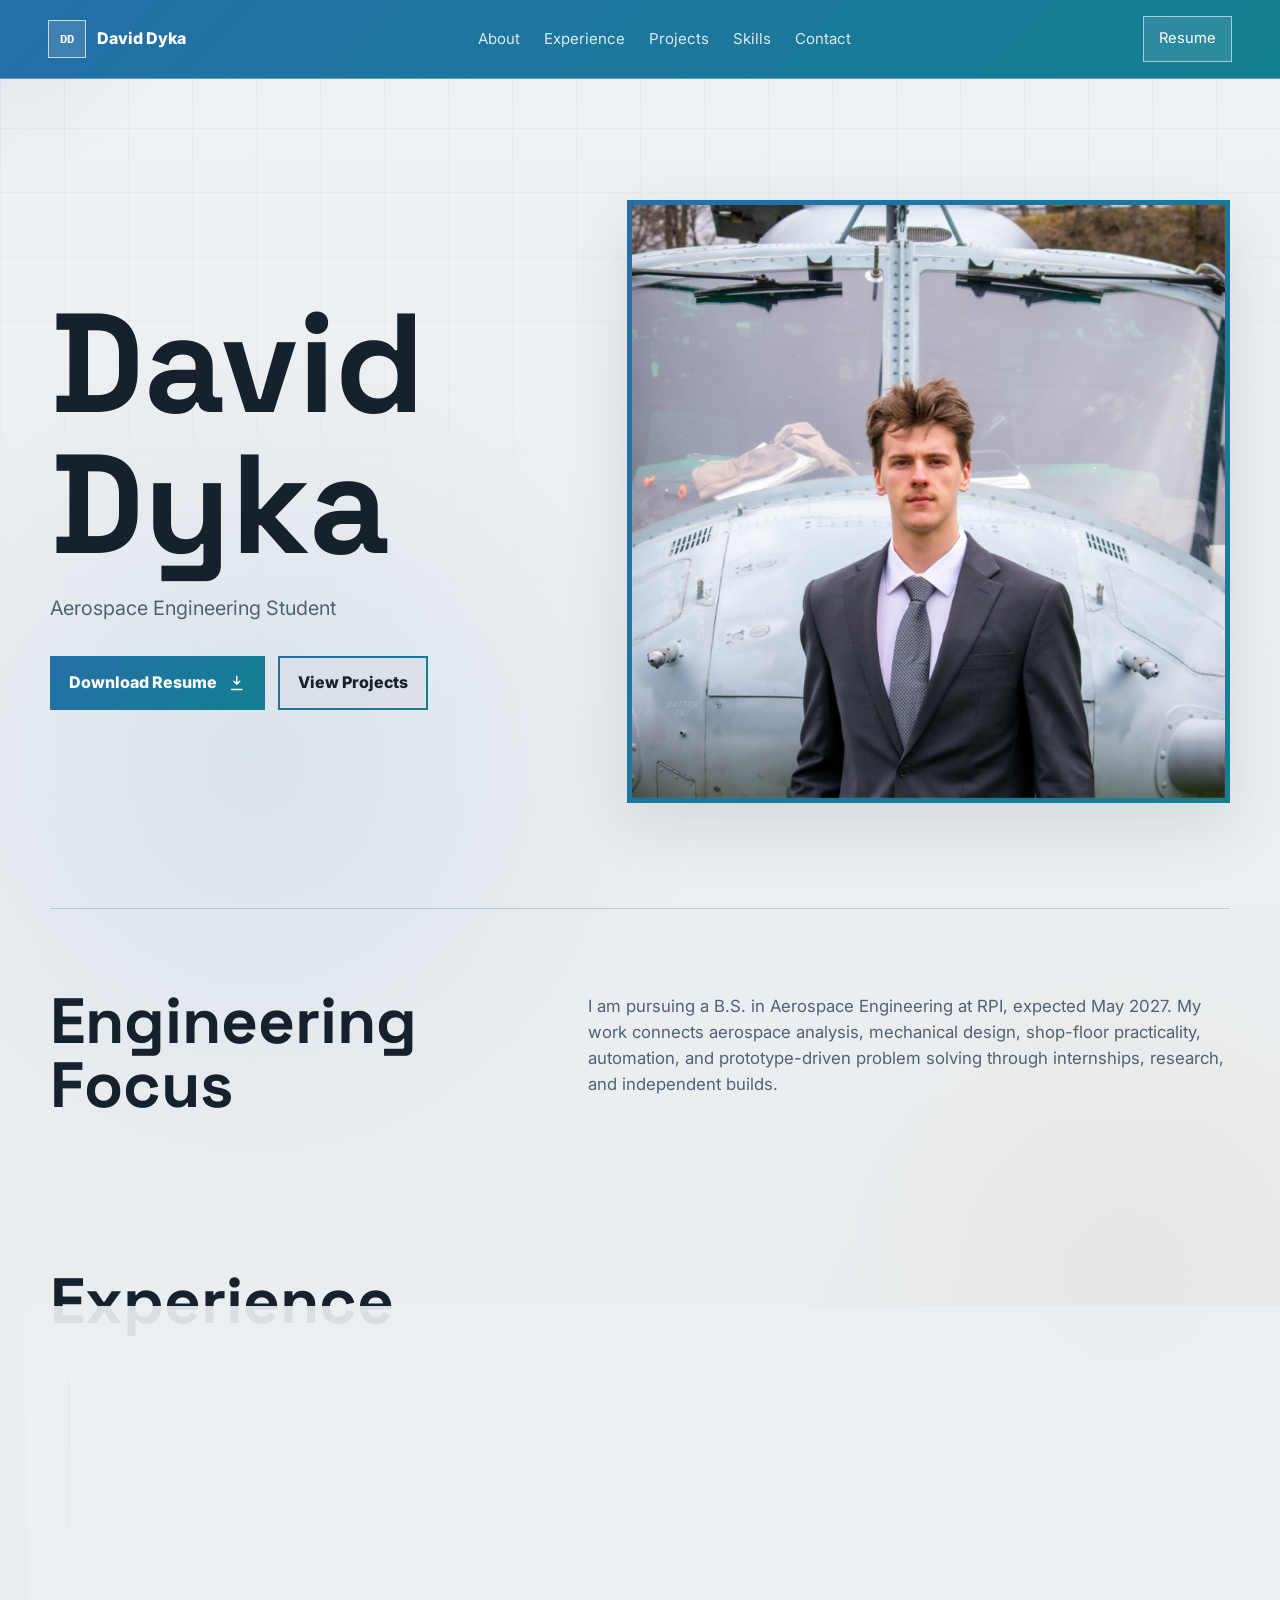
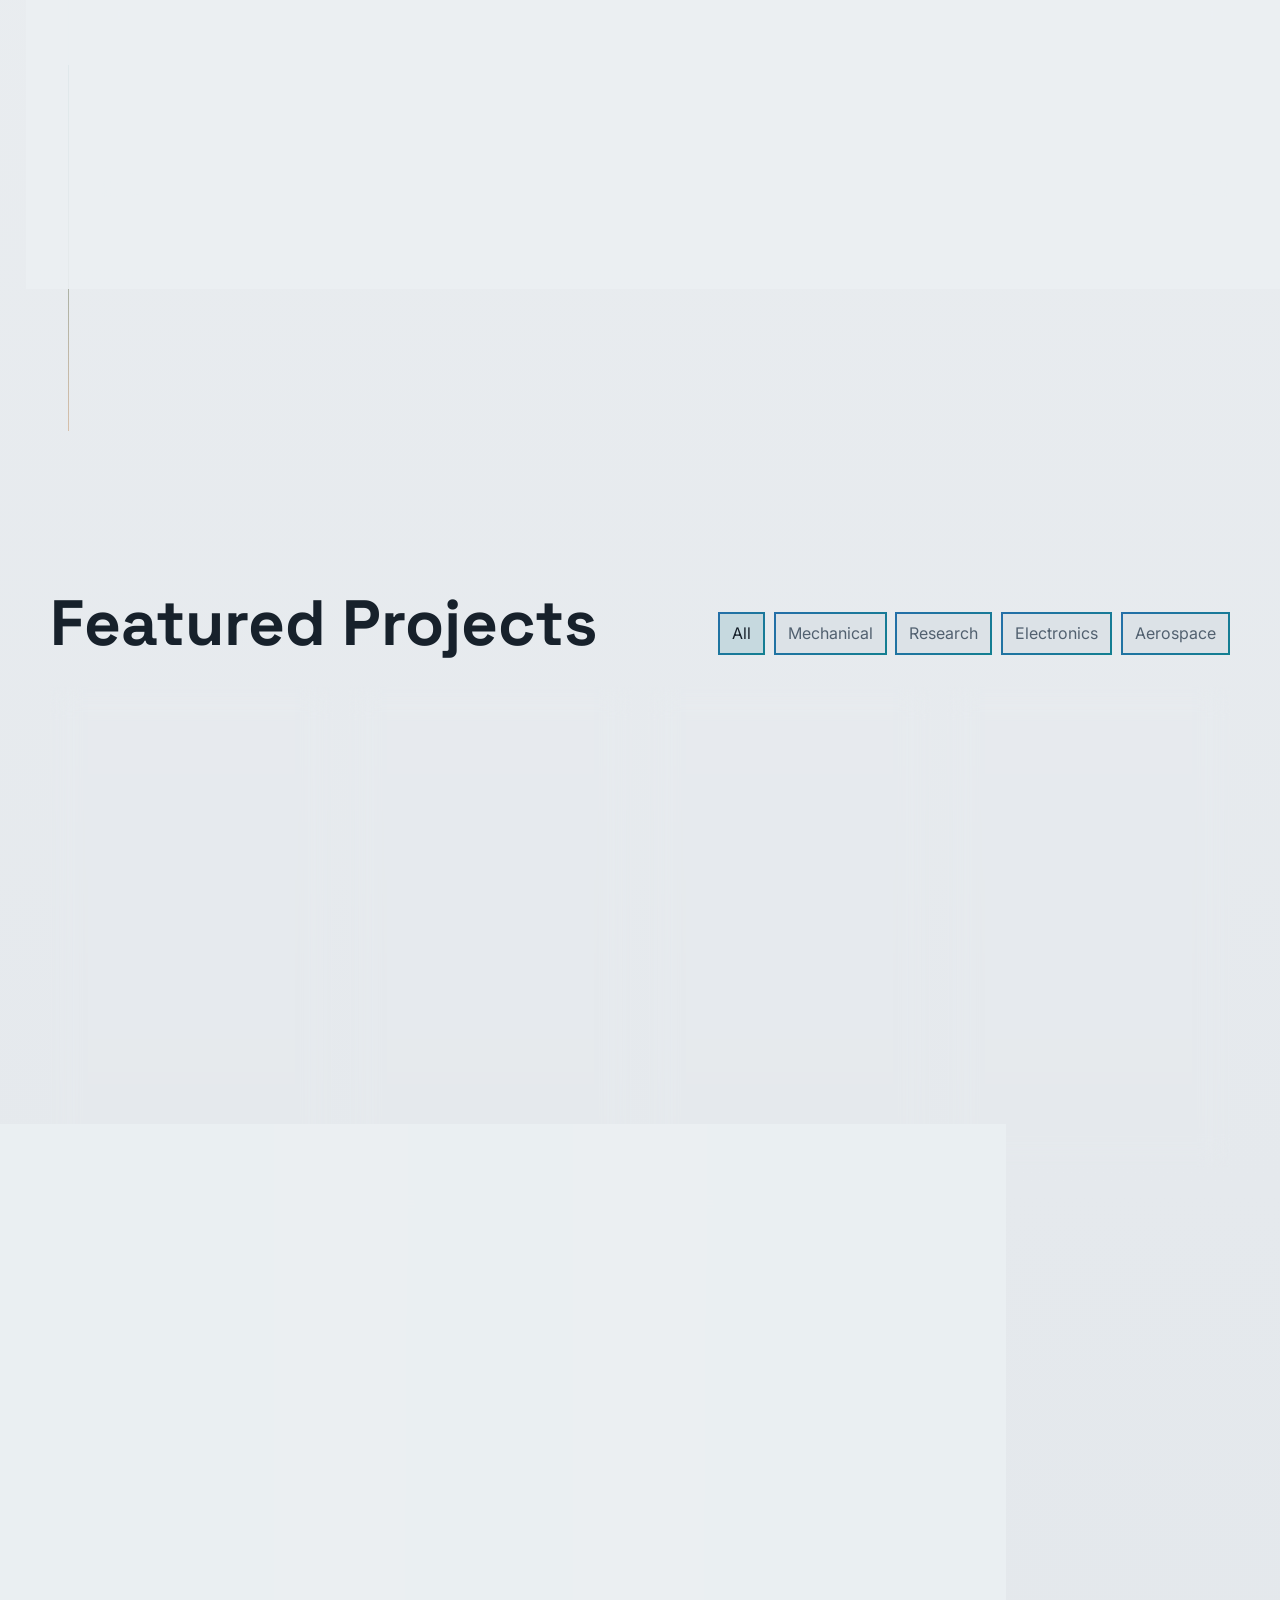
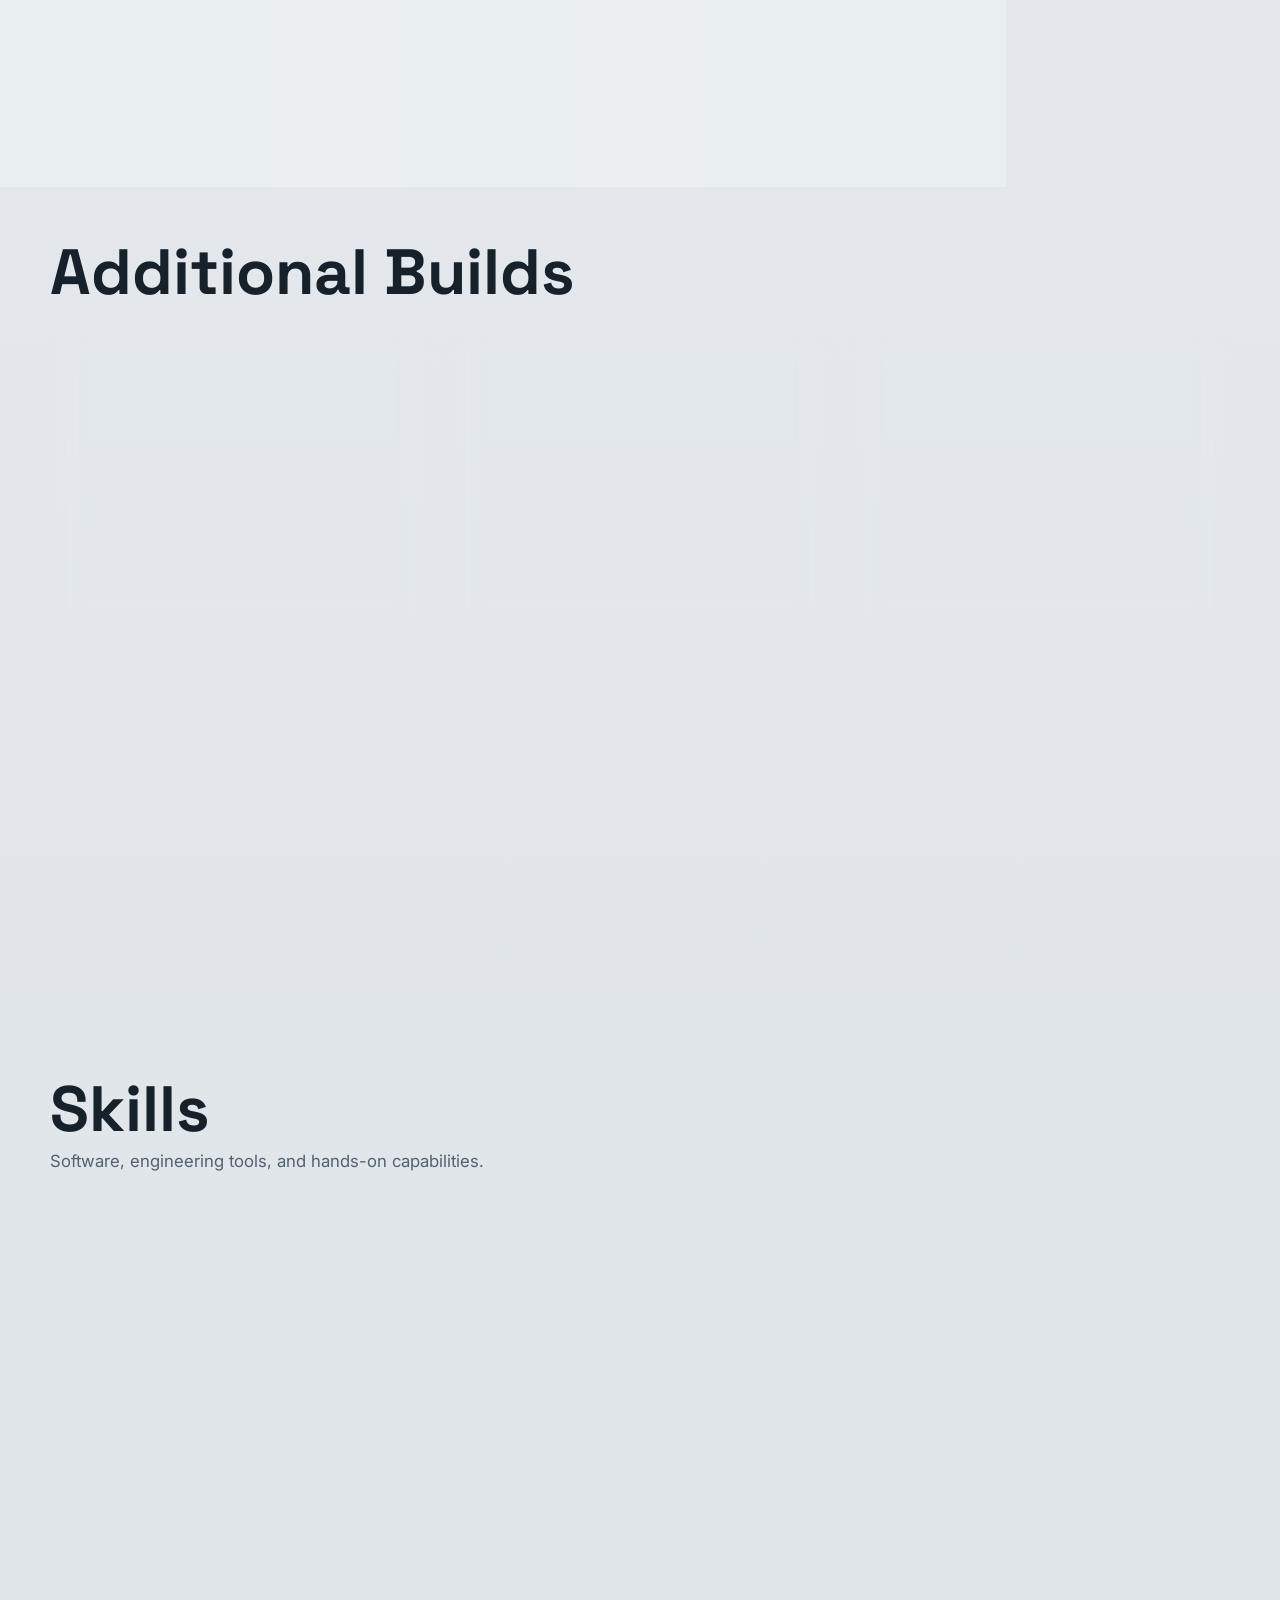
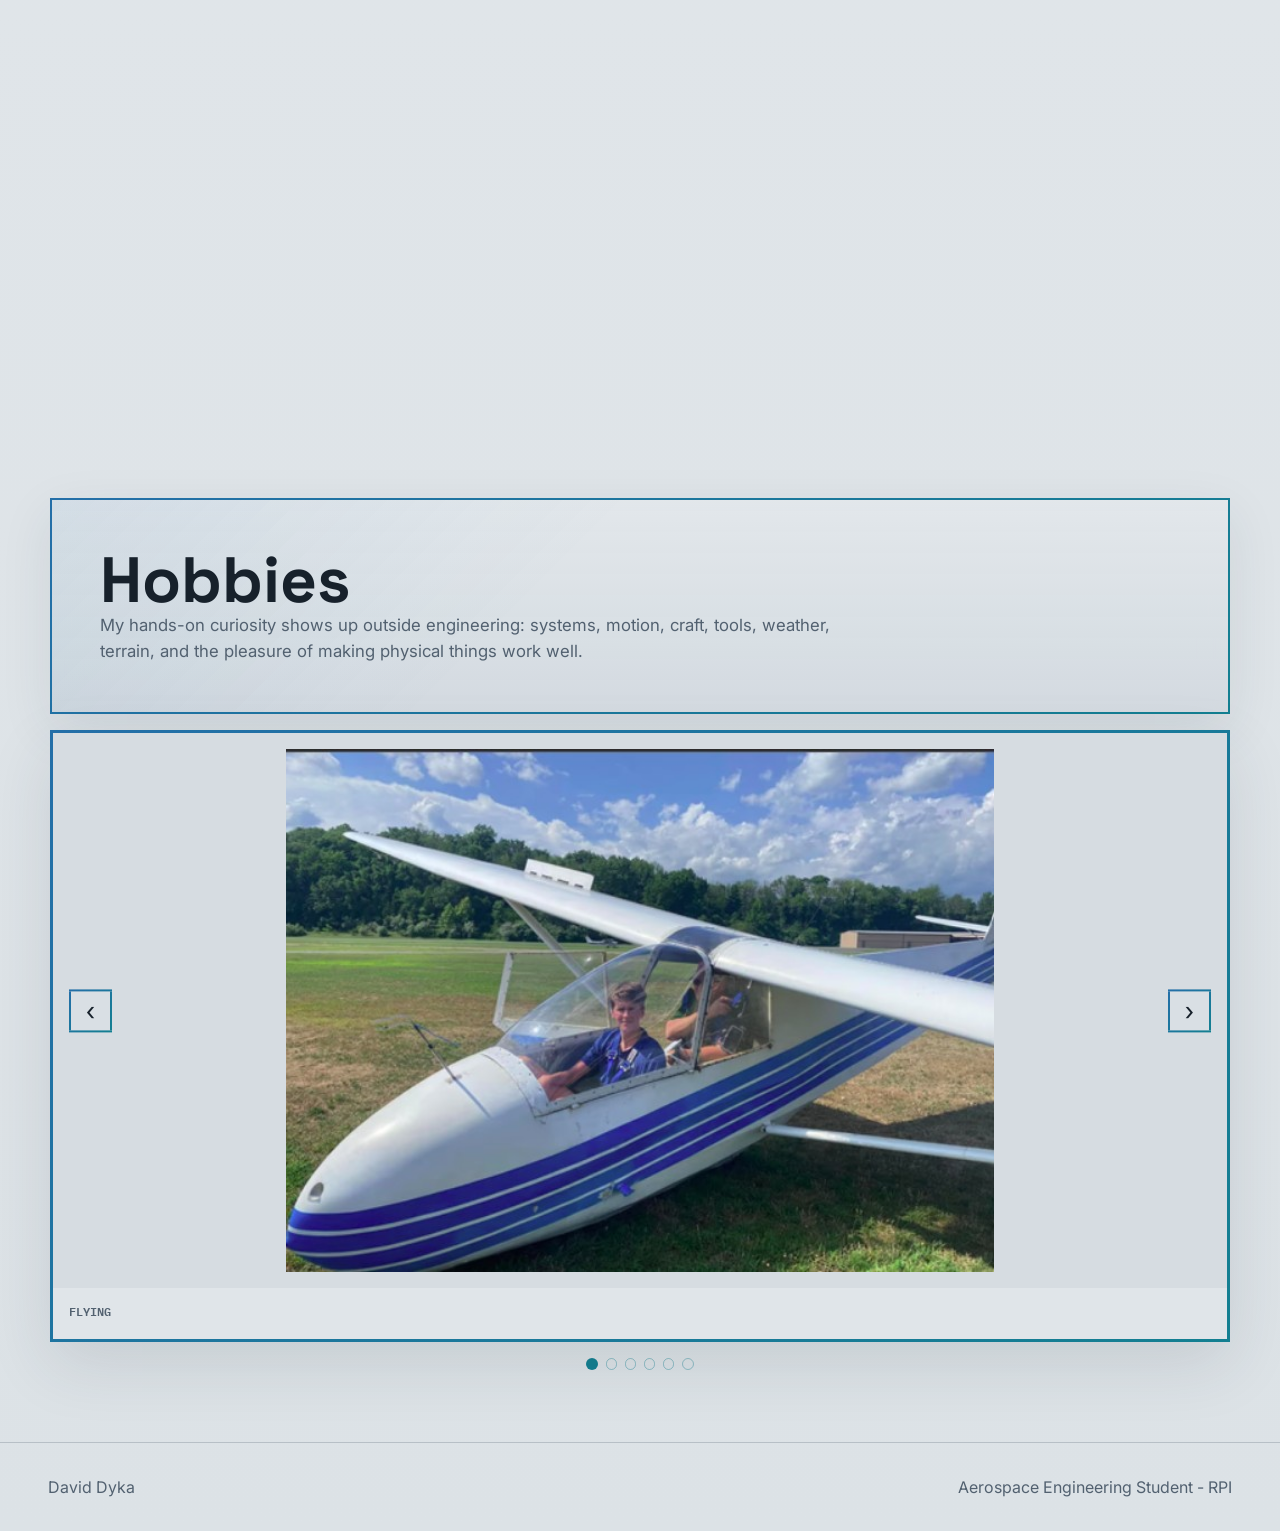
<file: index.html>
<!DOCTYPE html>
<html lang="en">
  <head>
    <meta charset="UTF-8" />
    <meta name="viewport" content="width=device-width, initial-scale=1.0" />
    <title>David Dyka | Aerospace Engineering Portfolio</title>
    <meta
      name="description"
      content="I am an Aerospace Engineering student at RPI focused on mechanical design, manufacturing, automation, and hands-on prototyping."
    />
    <link rel="preconnect" href="https://fonts.googleapis.com" />
    <link rel="preconnect" href="https://fonts.gstatic.com" crossorigin />
    <link
      href="https://fonts.googleapis.com/css2?family=IBM+Plex+Mono:wght@500;600&family=Inter:wght@400;500;600;700;800&family=Space+Grotesk:wght@500;600;700&display=swap"
      rel="stylesheet"
    />
    <link rel="stylesheet" href="styles.css" />
  </head>
  <body>
    <div class="cursor-glow" aria-hidden="true"></div>
    <header class="site-header">
      <a href="index.html#top" class="brand" aria-label="David Dyka home">
        <span class="brand-mark">DD</span>
        <span>David Dyka</span>
      </a>
      <nav class="desktop-nav" aria-label="Primary navigation">
        <a href="about.html">About</a>
        <a href="index.html#experience">Experience</a>
        <a href="index.html#projects">Projects</a>
        <a href="index.html#skills">Skills</a>
        <a href="contact.html">Contact</a>
      </nav>
      <a class="nav-resume" href="resume.html">Resume</a>
    </header>

    <main id="top">
      <section class="hero section-shell">
        <div class="hero-copy">
          <h1>David Dyka</h1>
          <p class="hero-statement">
            Aerospace Engineering Student
          </p>
          <div class="hero-actions">
            <a class="button primary" href="assets/David-Dyka-Resume.pdf" download>
              <span>Download Resume</span>
              <svg viewBox="0 0 24 24" aria-hidden="true">
                <path d="M12 3v11m0 0 4-4m-4 4-4-4M5 21h14" />
              </svg>
            </a>
            <a class="button secondary" href="#projects">View Projects</a>
          </div>
        </div>

        <div class="hero-visual" data-tilt>
          <img src="assets/about/david-portrait.png" alt="Portrait of David Dyka" />
        </div>
      </section>

      <section class="intro section-shell" id="about">
        <div>
          <h2>Engineering Focus</h2>
        </div>
        <p>
          I am pursuing a B.S. in Aerospace Engineering at RPI, expected May 2027.
          My work connects aerospace analysis, mechanical design, shop-floor
          practicality, automation, and prototype-driven problem solving through
          internships, research, and independent builds.
        </p>
      </section>

      <section class="experience section-shell" id="experience">
        <div class="section-heading">
          <h2>Experience</h2>
        </div>
        <div class="timeline">
          <article class="experience-card reveal">
            <img src="assets/experience/atlas-copco-transparent.png" alt="Atlas Copco logo" />
            <div>
              <span class="role-type">Internship</span>
              <h3>Manufacturing Engineering Intern</h3>
              <p class="org">Atlas Copco</p>
              <p>
                I modeled shop-floor and quality-control layouts for a facility expansion,
                produced skid-plate drawings, validated a custom production fixture, and
                supported 5S and additive-manufacturing investment work.
              </p>
            </div>
          </article>
          <article class="experience-card reveal">
            <img src="assets/experience/polymathic-transparent.png" alt="Polymathic Innovations logo" />
            <div>
              <span class="role-type">Internship</span>
              <h3>Manufacturing & Mechanical Engineering Intern</h3>
              <p class="org">Polymathic Innovations</p>
              <p>
                I led a modular micro wind turbine line toward small-batch production and
                developed structurally validated rooftop and ground-mount systems for
                operational and environmental loads.
              </p>
            </div>
          </article>
          <article class="experience-card reveal">
            <img src="assets/experience/rpi-logo-transparent.png" alt="Rensselaer Polytechnic Institute logo" />
            <div>
              <span class="role-type">Research</span>
              <h3>Undergraduate Researcher</h3>
              <p class="org">Aerosol Jet Printing</p>
              <p>
                I produced stochastic fluorescent deposition patterns and improved test
                repeatability with precision fixturing and an Arduino-controlled automated
                masking system.
              </p>
              <a class="learn-more" href="projects/aerosol-jet-printing.html">Learn more</a>
            </div>
          </article>
        </div>
      </section>

      <section class="projects section-shell" id="projects">
        <div class="section-heading split">
          <div>
            <h2>Featured Projects</h2>
          </div>
          <div class="filter-row" aria-label="Project filters">
            <button class="filter-button active" data-filter="all">All</button>
            <button class="filter-button" data-filter="mechanical">Mechanical</button>
            <button class="filter-button" data-filter="research">Research</button>
            <button class="filter-button" data-filter="electronics">Electronics</button>
            <button class="filter-button" data-filter="aerospace">Aerospace</button>
          </div>
        </div>

        <div class="project-grid">
          <a class="project-card reveal" href="projects/snack-launcher.html" data-category="mechanical" data-tilt>
            <img
              class="project-cover-image"
              src="assets/projects/snack-launcher/snack-launcher.jpg"
              alt="Snack Launcher prototype render"
            />
            <div class="project-content">
              <p class="project-label">Mechanical prototype</p>
              <h3>Snack Launcher</h3>
              <p>
                A mechanical launch system from concept to functional hardware in a
                10-person engineering team.
              </p>
              <div class="tags">
                <span>CAD</span><span>Prototyping</span><span>Testing</span>
              </div>
            </div>
          </a>

          <a class="project-card reveal" href="projects/reverse-camera-wiper.html" data-category="mechanical" data-tilt>
            <div class="project-photo-pair">
              <img src="assets/projects/reverse-camera-wiper/photo-1.jpg" alt="Reverse Camera Wiper CAD model view" />
              <img src="assets/projects/reverse-camera-wiper/photo-2.jpg" alt="Reverse Camera Wiper mounted on rear camera" />
            </div>
            <div class="project-content">
              <p class="project-label">Mechanism design</p>
              <h3>Reverse Camera Wiper</h3>
              <p>
                A rear camera cleaning mechanism integrating mechanical design and
                embedded electronics.
              </p>
              <div class="tags">
                <span>DFM</span><span>Mechanisms</span><span>Fabrication</span>
              </div>
            </div>
          </a>

          <a class="project-card reveal" href="projects/aerosol-jet-printing.html" data-category="research" data-tilt>
            <div class="project-photo-pair">
              <img src="assets/projects/aerosol-jet-printing/photo-1.jpg" alt="Aerosol Jet Printing illuminated deposition setup" />
              <img src="assets/projects/aerosol-jet-printing/photo-2.jpg" alt="Aerosol Jet Printing fluorescent material pattern" />
            </div>
            <div class="project-content">
              <p class="project-label">Advanced manufacturing</p>
              <h3>Aerosol Jet Printing</h3>
              <p>
                Research developing physically unclonable material signatures through
                controlled deposition.
              </p>
              <div class="tags">
                <span>Research</span><span>Manufacturing</span><span>Materials</span>
              </div>
            </div>
          </a>

          <a class="project-card reveal" href="projects/plant-monitor.html" data-category="electronics" data-tilt>
            <img
              class="project-cover-image"
              src="assets/projects/plant-monitor/plant-monitor.jpg"
              alt="Plant Monitor prototype with plant and sensor hardware"
            />
            <div class="project-content">
              <p class="project-label">Automation build</p>
              <h3>Plant Monitor</h3>
              <p>
                A multi-sensor environmental monitoring system with real-time data
                visualization.
              </p>
              <div class="tags">
                <span>Arduino</span><span>Python</span><span>Sensors</span>
              </div>
            </div>
          </a>

          <a class="project-card reveal" href="projects/f1-front-wing.html" data-category="aerospace" data-tilt>
            <div class="project-photo-pair">
              <img src="assets/projects/f1-front-wing/fea-result.png" alt="Finite element stress result for the F1 front wing" />
              <img src="assets/projects/f1-front-wing/printed-model.png" alt="Fabricated scale model of the F1 2026 front wing" />
            </div>
            <div class="project-content">
              <p class="project-label">Structural analysis</p>
              <h3>F1 2026 Front Wing</h3>
              <p>
                Siemens NX finite element analysis of a regulation-scale front wing under
                aerodynamic loading, supported by XFOIL and hand calculations.
              </p>
              <div class="tags">
                <span>Siemens NX</span><span>FEA</span><span>XFOIL</span>
              </div>
            </div>
          </a>

          <a class="project-card reveal" href="projects/cubesat-drag-sail.html" data-category="aerospace" data-tilt>
            <div class="project-photo-pair">
              <img src="assets/projects/cubesat-drag-sail/decay-trajectories.png" alt="CubeSat orbital decay trajectories for multiple drag sail areas" />
              <img src="assets/projects/cubesat-drag-sail/sizing-heatmap.png" alt="Drag sail sizing heatmap by spacecraft mass and altitude" />
            </div>
            <div class="project-content">
              <p class="project-label">Spaceflight mechanics</p>
              <h3>CubeSat Drag Sail Sizing Tool</h3>
              <p>
                A MATLAB orbital-decay model and reusable sizing calculator for passive
                CubeSat deorbit systems in low Earth orbit.
              </p>
              <div class="tags">
                <span>MATLAB</span><span>Orbital Mechanics</span><span>Numerical Modeling</span>
              </div>
            </div>
          </a>

          <a class="project-card reveal" href="projects/structural-health-monitoring.html" data-category="aerospace" data-tilt>
            <div class="project-photo-pair">
              <img src="assets/projects/structural-health-monitoring/experimental-setup.jpg" alt="Structural health monitoring experiment with function generator and oscilloscope" />
              <img src="assets/projects/structural-health-monitoring/cut-damage-closeup.jpg" alt="Cut damage introduced into an instrumented aluminum test plate" />
            </div>
            <div class="project-content">
              <p class="project-label">Experimental sensing</p>
              <h3>Structural Health Monitoring</h3>
              <p>
                A piezoelectric sensing system using transmitted ultrasonic pulses and
                signal attenuation to identify structural damage.
              </p>
              <div class="tags">
                <span>Piezoelectric</span><span>MATLAB</span><span>Data Analysis</span>
              </div>
            </div>
          </a>
        </div>
      </section>

      <section class="archive section-shell" id="additional-builds">
        <div class="section-heading split">
          <div>
            <h2>Additional Builds</h2>
          </div>
        </div>
        <div class="image-card-grid">
          <article class="image-card reveal">
            <img src="assets/builds/cannon.jpg" alt="Cannon build" />
            <h3>Cannon</h3>
          </article>
          <article class="image-card reveal">
            <img src="assets/builds/fishing-lure.jpg" alt="Fishing lure mold build" />
            <h3>Fishing lure</h3>
          </article>
          <article class="image-card reveal">
            <img src="assets/builds/razor-holder.jpg" alt="Razor holder build" />
            <h3>Razor holder</h3>
          </article>
          <article class="image-card reveal">
            <img src="assets/builds/bike-phone-mount.jpg" alt="Bike phone mount build" />
            <h3>Bike phone mount</h3>
          </article>
          <article class="image-card reveal">
            <img src="assets/builds/ski-pole-baskets.jpg" alt="Ski pole baskets build" />
            <h3>Ski pole baskets</h3>
          </article>
          <article class="image-card reveal">
            <img src="assets/builds/car-light-knob.jpg" alt="Car light knob build" />
            <h3>Car light knob</h3>
          </article>
        </div>
      </section>

      <section class="skills section-shell" id="skills">
        <div class="section-heading skills-heading">
          <div>
            <h2>Skills</h2>
            <p>Software, engineering tools, and hands-on capabilities.</p>
          </div>
        </div>

        <div class="skill-tool-grid">
          <article class="skill-tool reveal">
            <div class="skill-logo"><img src="assets/skills/solidworks.svg" alt="Dassault Systemes mark for SolidWorks" /></div>
            <h3>SolidWorks</h3>
            <p>CAD, assemblies, and drawings</p>
          </article>
          <article class="skill-tool reveal">
            <div class="skill-logo skill-logo-wide"><img src="assets/skills/siemens-nx.svg" alt="Siemens logo for Siemens NX" /></div>
            <h3>Siemens NX</h3>
            <p>CAD and finite element analysis</p>
          </article>
          <article class="skill-tool reveal">
            <div class="skill-logo"><img src="assets/skills/fusion-360.svg" alt="Autodesk mark for Fusion 360" /></div>
            <h3>Fusion 360</h3>
            <p>CAD, CAM, and prototyping</p>
          </article>
          <article class="skill-tool skill-tool-brand reveal">
            <div class="skill-logo skill-logo-brand"><img src="assets/skills/gdt-logo.png" alt="GD and T logo" /></div>
            <h3>GD&amp;T</h3>
            <p>Dimensioning and tolerancing</p>
          </article>
          <article class="skill-tool reveal">
            <div class="skill-logo"><img src="assets/skills/matlab.svg" alt="MATLAB logo" /></div>
            <h3>MATLAB</h3>
            <p>Modeling, analysis, and simulation</p>
          </article>
          <article class="skill-tool reveal">
            <div class="skill-logo"><img src="assets/skills/python.svg" alt="Python logo" /></div>
            <h3>Python</h3>
            <p>Automation and data analysis</p>
          </article>
          <article class="skill-tool reveal">
            <div class="skill-logo"><img src="assets/skills/java.svg" alt="Java logo" /></div>
            <h3>Java</h3>
            <p>Object-oriented programming</p>
          </article>
          <article class="skill-tool reveal">
            <div class="skill-logo skill-logo-wide"><img src="assets/skills/arduino.svg" alt="Arduino logo" /></div>
            <h3>Arduino</h3>
            <p>Embedded systems and automation</p>
          </article>
        </div>

        <div class="capability-panel reveal">
          <p class="section-kicker">Engineering capabilities</p>
          <div class="capability-list">
            <span>Finite Element Analysis</span>
            <span>Structural Analysis</span>
            <span>Design Verification</span>
            <span>Numerical Methods</span>
            <span>Engineering Drawings</span>
            <span>Fixture Design</span>
            <span>DFM</span>
            <span>Additive Manufacturing</span>
            <span>CNC Machining</span>
            <span>Tooling</span>
            <span>5S</span>
            <span>Process Improvement</span>
            <span>Time Studies</span>
            <span>Sensor Integration</span>
            <span>Automated Test Systems</span>
            <span>Piezoelectric Sensing</span>
            <span>Experimental Data Collection</span>
            <span>Aerodynamics</span>
            <span>Structures</span>
            <span>Propulsion</span>
            <span>Spaceflight Mechanics</span>
            <span>XFOIL</span>
            <span>Modeling &amp; Controls</span>
            <span>Technical Documentation</span>
          </div>
        </div>
      </section>

      <section class="hobbies section-shell" id="hobbies">
        <div class="hobby-card reveal">
          <div class="split">
            <div>
              <h2>Hobbies</h2>
              <p>
                My hands-on curiosity shows up outside engineering: systems, motion,
                craft, tools, weather, terrain, and the pleasure of making physical things
                work well.
              </p>
            </div>
          </div>
        </div>
        <div class="slideshow hobby-slideshow reveal" data-slideshow>
          <figure class="slide active">
            <img src="assets/hobbies/flying.jpg" alt="David in a glider plane" />
            <figcaption>Flying</figcaption>
          </figure>
          <figure class="slide">
            <img src="assets/hobbies/photography.jpg" alt="Aircraft photography by David" />
            <figcaption>Photography</figcaption>
          </figure>
          <figure class="slide">
            <img src="assets/hobbies/cars-motorcycles.jpg" alt="Kawasaki motorcycle by the water" />
            <figcaption>Cars and motorcycles</figcaption>
          </figure>
          <figure class="slide">
            <img src="assets/hobbies/skiing.jpg" alt="David skiing" />
            <figcaption>Skiing</figcaption>
          </figure>
          <figure class="slide">
            <img src="assets/hobbies/fishing.jpg" alt="David fishing" />
            <figcaption>Fishing</figcaption>
          </figure>
          <figure class="slide">
            <img src="assets/hobbies/woodworking.jpg" alt="Woodworking candle holder project" />
            <figcaption>Woodworking</figcaption>
          </figure>
          <div class="slideshow-controls slideshow-controls-overlay" aria-label="Hobby slideshow controls">
            <button class="slide-button" type="button" data-slide-prev aria-label="Previous hobby">&lsaquo;</button>
            <button class="slide-button" type="button" data-slide-next aria-label="Next hobby">&rsaquo;</button>
          </div>
        </div>
        <div class="slide-dots" aria-label="Choose hobby">
          <button class="active" type="button" data-slide-dot="0" aria-label="Show flying"></button>
          <button type="button" data-slide-dot="1" aria-label="Show photography"></button>
          <button type="button" data-slide-dot="2" aria-label="Show cars and motorcycles"></button>
          <button type="button" data-slide-dot="3" aria-label="Show skiing"></button>
          <button type="button" data-slide-dot="4" aria-label="Show fishing"></button>
          <button type="button" data-slide-dot="5" aria-label="Show woodworking"></button>
        </div>
      </section>

    </main>

    <footer>
      <span>David Dyka</span>
      <span>Aerospace Engineering Student - RPI</span>
    </footer>

    <script src="script.js"></script>
  </body>
</html>
</file>
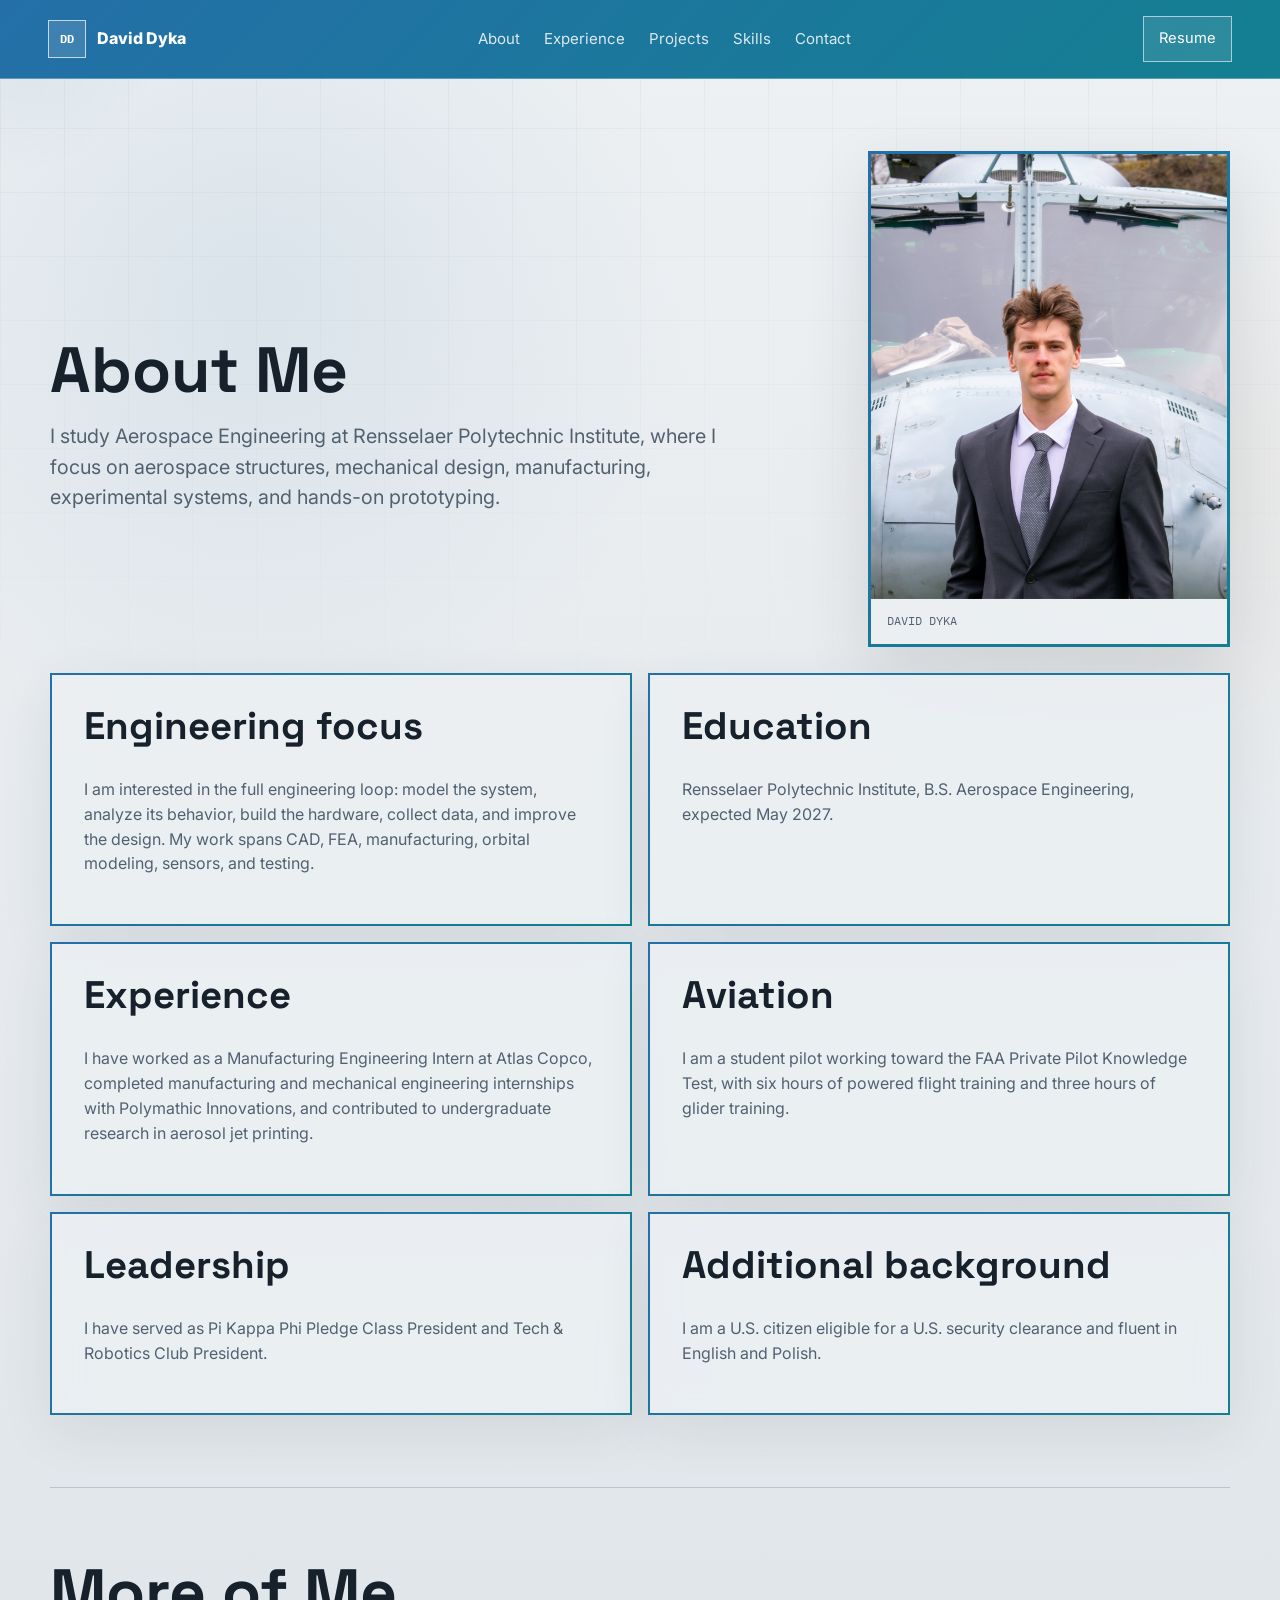
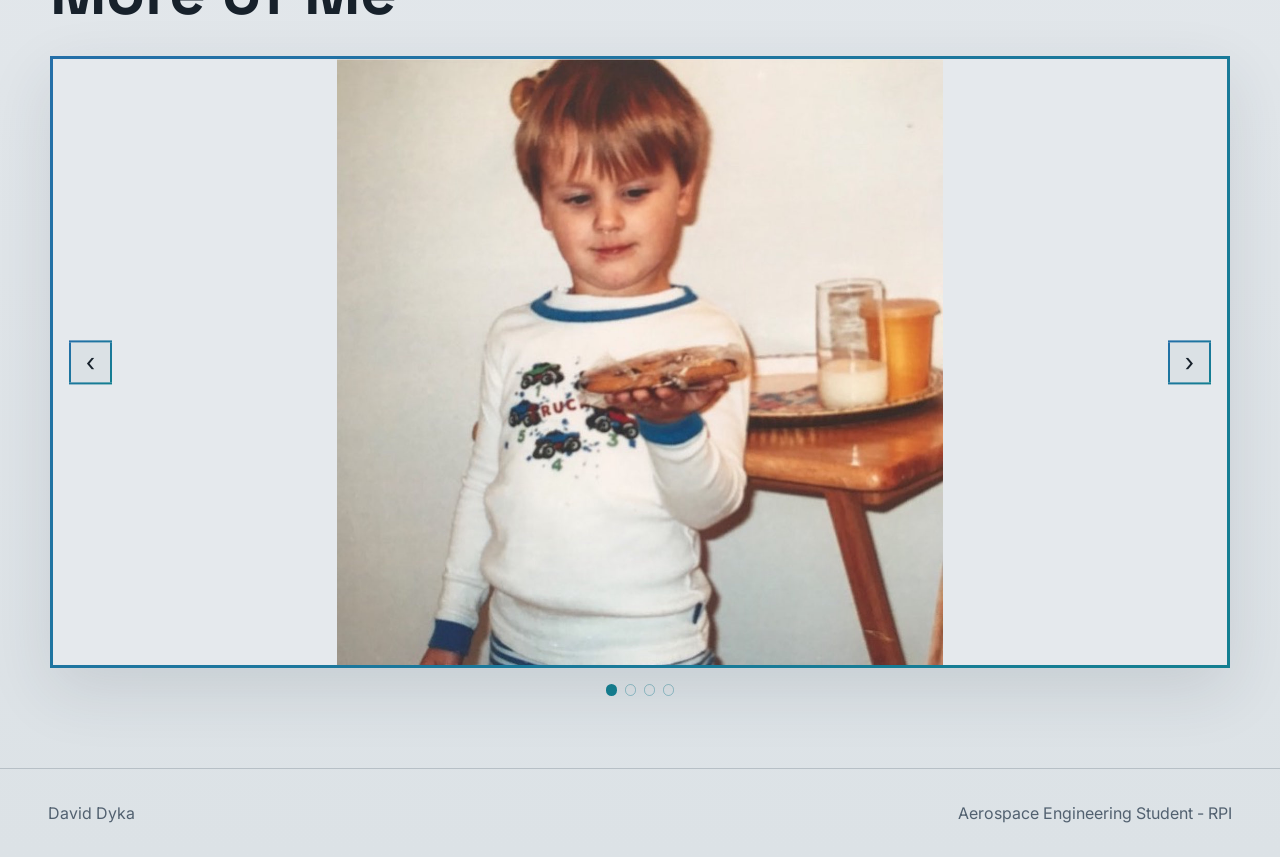
<file: about.html>
<!DOCTYPE html>
<html lang="en">
  <head>
    <meta charset="UTF-8" />
    <meta name="viewport" content="width=device-width, initial-scale=1.0" />
    <title>About | David Dyka</title>
    <link rel="preconnect" href="https://fonts.googleapis.com" />
    <link rel="preconnect" href="https://fonts.gstatic.com" crossorigin />
    <link
      href="https://fonts.googleapis.com/css2?family=IBM+Plex+Mono:wght@500;600&family=Inter:wght@400;500;600;700;800&family=Space+Grotesk:wght@500;600;700&display=swap"
      rel="stylesheet"
    />
    <link rel="stylesheet" href="styles.css" />
  </head>
  <body>
    <div class="cursor-glow" aria-hidden="true"></div>
    <header class="site-header">
      <a href="index.html#top" class="brand" aria-label="David Dyka home">
        <span class="brand-mark">DD</span>
        <span>David Dyka</span>
      </a>
      <nav class="desktop-nav" aria-label="Primary navigation">
        <a href="about.html">About</a>
        <a href="index.html#experience">Experience</a>
        <a href="index.html#projects">Projects</a>
        <a href="index.html#skills">Skills</a>
        <a href="contact.html">Contact</a>
      </nav>
      <a class="nav-resume" href="resume.html">Resume</a>
    </header>

    <main class="page-main section-shell">
      <section class="about-hero">
        <div class="page-hero">
          <h1>About Me</h1>
          <p class="hero-statement">
            I study Aerospace Engineering at Rensselaer Polytechnic Institute,
            where I focus on aerospace structures, mechanical design, manufacturing,
            experimental systems, and hands-on prototyping.
          </p>
        </div>
        <figure class="portrait-card reveal">
          <img src="assets/about/david-portrait.png" alt="Portrait of David Dyka" />
          <figcaption>David Dyka</figcaption>
        </figure>
      </section>

      <section class="page-grid">
        <article class="detail-panel reveal">
          <h2>Engineering focus</h2>
          <p>
            I am interested in the full engineering loop: model the system, analyze
            its behavior, build the hardware, collect data, and improve the design. My
            work spans CAD, FEA, manufacturing, orbital modeling, sensors, and testing.
          </p>
        </article>
        <article class="detail-panel reveal">
          <h2>Education</h2>
          <p>
            Rensselaer Polytechnic Institute, B.S. Aerospace Engineering, expected May
            2027.
          </p>
        </article>
        <article class="detail-panel reveal">
          <h2>Experience</h2>
          <p>
            I have worked as a Manufacturing Engineering Intern at Atlas Copco, completed
            manufacturing and mechanical engineering internships with Polymathic
            Innovations, and contributed to undergraduate research in aerosol jet printing.
          </p>
        </article>
        <article class="detail-panel reveal">
          <h2>Aviation</h2>
          <p>
            I am a student pilot working toward the FAA Private Pilot Knowledge Test, with six
            hours of powered flight training and three hours of glider training.
          </p>
        </article>
        <article class="detail-panel reveal">
          <h2>Leadership</h2>
          <p>
            I have served as Pi Kappa Phi Pledge Class President and Tech & Robotics Club President.
          </p>
        </article>
        <article class="detail-panel reveal">
          <h2>Additional background</h2>
          <p>
            I am a U.S. citizen eligible for a U.S. security clearance and fluent in English and
            Polish.
          </p>
        </article>
      </section>

      <section class="about-slideshow reveal" aria-label="David Dyka life slideshow">
        <div class="section-heading split">
          <div>
            <h2>More of Me</h2>
          </div>
        </div>

        <div class="slideshow" data-slideshow>
          <figure class="slide active">
            <img src="assets/about/life-1.jpg" alt="David in the mountains" />
          </figure>
          <figure class="slide">
            <img src="assets/about/life-2.png" alt="David as a child" />
          </figure>
          <figure class="slide">
            <img src="assets/about/life-3.png" alt="David on a jet ski" />
          </figure>
          <figure class="slide">
            <img src="assets/about/life-4.jpg" alt="David at a space exhibit" />
          </figure>
          <div class="slideshow-controls slideshow-controls-overlay" aria-label="Slideshow controls">
            <button class="slide-button" type="button" data-slide-prev aria-label="Previous slide">&lsaquo;</button>
            <button class="slide-button" type="button" data-slide-next aria-label="Next slide">&rsaquo;</button>
          </div>
        </div>

        <div class="slide-dots" aria-label="Choose slide">
          <button class="active" type="button" data-slide-dot="0" aria-label="Show slide 1"></button>
          <button type="button" data-slide-dot="1" aria-label="Show slide 2"></button>
          <button type="button" data-slide-dot="2" aria-label="Show slide 3"></button>
          <button type="button" data-slide-dot="3" aria-label="Show slide 4"></button>
        </div>
      </section>
    </main>

    <footer>
      <span>David Dyka</span>
      <span>Aerospace Engineering Student - RPI</span>
    </footer>
    <script src="script.js"></script>
  </body>
</html>
</file>
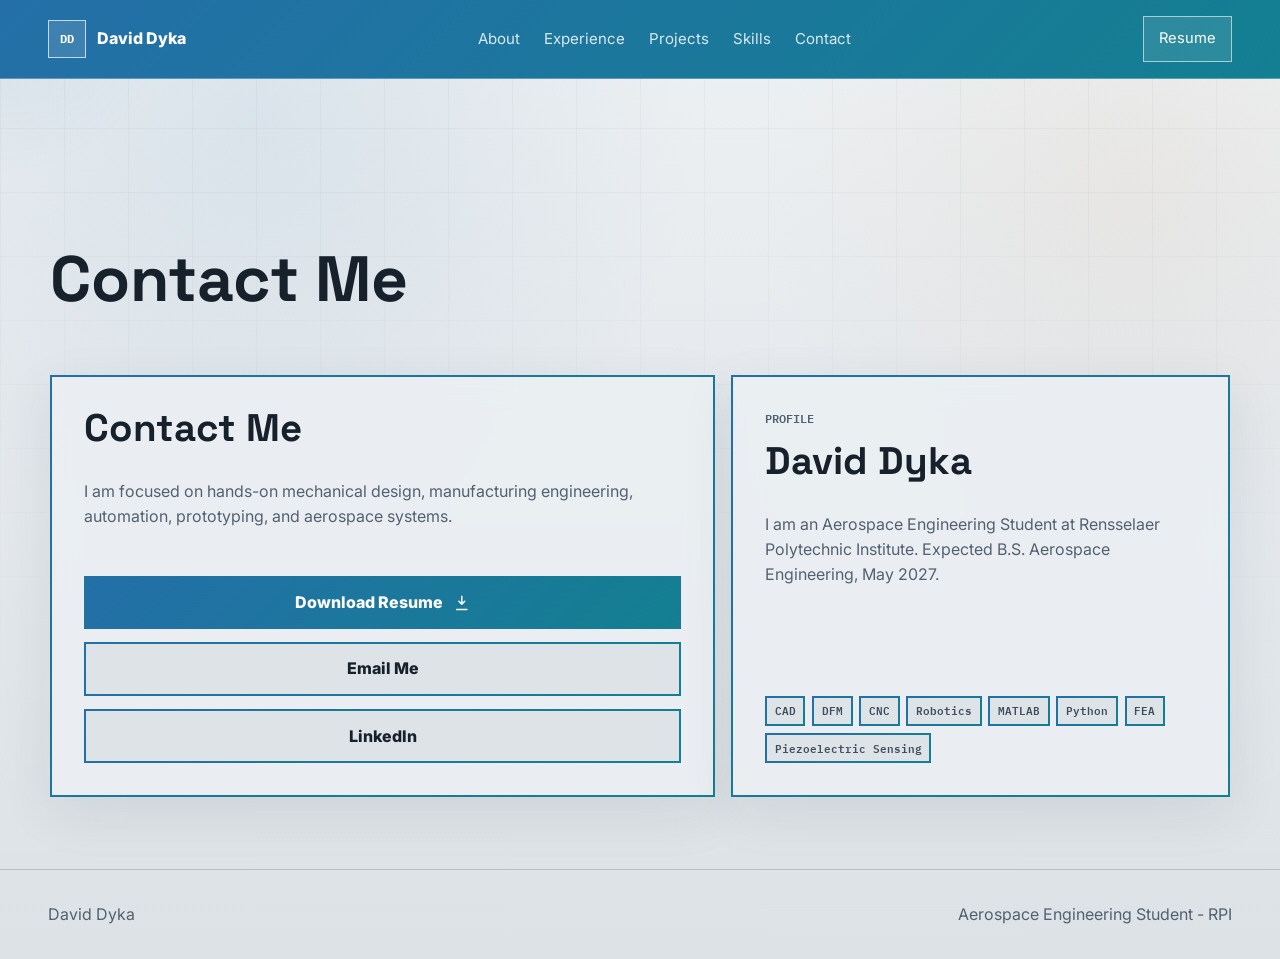
<file: contact.html>
<!DOCTYPE html>
<html lang="en">
  <head>
    <meta charset="UTF-8" />
    <meta name="viewport" content="width=device-width, initial-scale=1.0" />
    <title>Contact | David Dyka</title>
    <link rel="preconnect" href="https://fonts.googleapis.com" />
    <link rel="preconnect" href="https://fonts.gstatic.com" crossorigin />
    <link
      href="https://fonts.googleapis.com/css2?family=IBM+Plex+Mono:wght@500;600&family=Inter:wght@400;500;600;700;800&family=Space+Grotesk:wght@500;600;700&display=swap"
      rel="stylesheet"
    />
    <link rel="stylesheet" href="styles.css" />
  </head>
  <body>
    <div class="cursor-glow" aria-hidden="true"></div>
    <header class="site-header">
      <a href="index.html#top" class="brand" aria-label="David Dyka home">
        <span class="brand-mark">DD</span>
        <span>David Dyka</span>
      </a>
      <nav class="desktop-nav" aria-label="Primary navigation">
        <a href="about.html">About</a>
        <a href="index.html#experience">Experience</a>
        <a href="index.html#projects">Projects</a>
        <a href="index.html#skills">Skills</a>
        <a href="contact.html">Contact</a>
      </nav>
      <a class="nav-resume" href="resume.html">Resume</a>
    </header>

    <main class="page-main section-shell">
      <section class="page-hero">
        <h1>Contact Me</h1>
      </section>

      <section class="contact-panel">
        <article class="detail-panel contact-card reveal">
          <div>
            <h2>Contact Me</h2>
            <p>
              I am focused on hands-on mechanical design, manufacturing engineering,
              automation, prototyping, and aerospace systems.
            </p>
          </div>
          <div class="contact-links">
            <a class="button primary" href="assets/David-Dyka-Resume.pdf" download>
              <span>Download Resume</span>
              <svg viewBox="0 0 24 24" aria-hidden="true">
                <path d="M12 3v11m0 0 4-4m-4 4-4-4M5 21h14" />
              </svg>
            </a>
            <a class="button secondary" href="mailto:dykadavid@gmail.com">Email Me</a>
            <a
              class="button secondary"
              href="https://www.linkedin.com/in/david-dyka-54bb61276/"
              target="_blank"
              rel="noopener noreferrer"
            >
              LinkedIn
            </a>
          </div>
        </article>

        <article class="detail-panel contact-card reveal">
          <div>
            <p class="section-kicker">Profile</p>
            <h2>David Dyka</h2>
            <p>
              I am an Aerospace Engineering Student at Rensselaer Polytechnic Institute.
              Expected B.S. Aerospace Engineering, May 2027.
            </p>
          </div>
          <div class="tags">
            <span>CAD</span>
            <span>DFM</span>
            <span>CNC</span>
            <span>Robotics</span>
            <span>MATLAB</span>
            <span>Python</span>
            <span>FEA</span>
            <span>Piezoelectric Sensing</span>
          </div>
        </article>
      </section>
    </main>

    <footer>
      <span>David Dyka</span>
      <span>Aerospace Engineering Student - RPI</span>
    </footer>
    <script src="script.js"></script>
  </body>
</html>
</file>
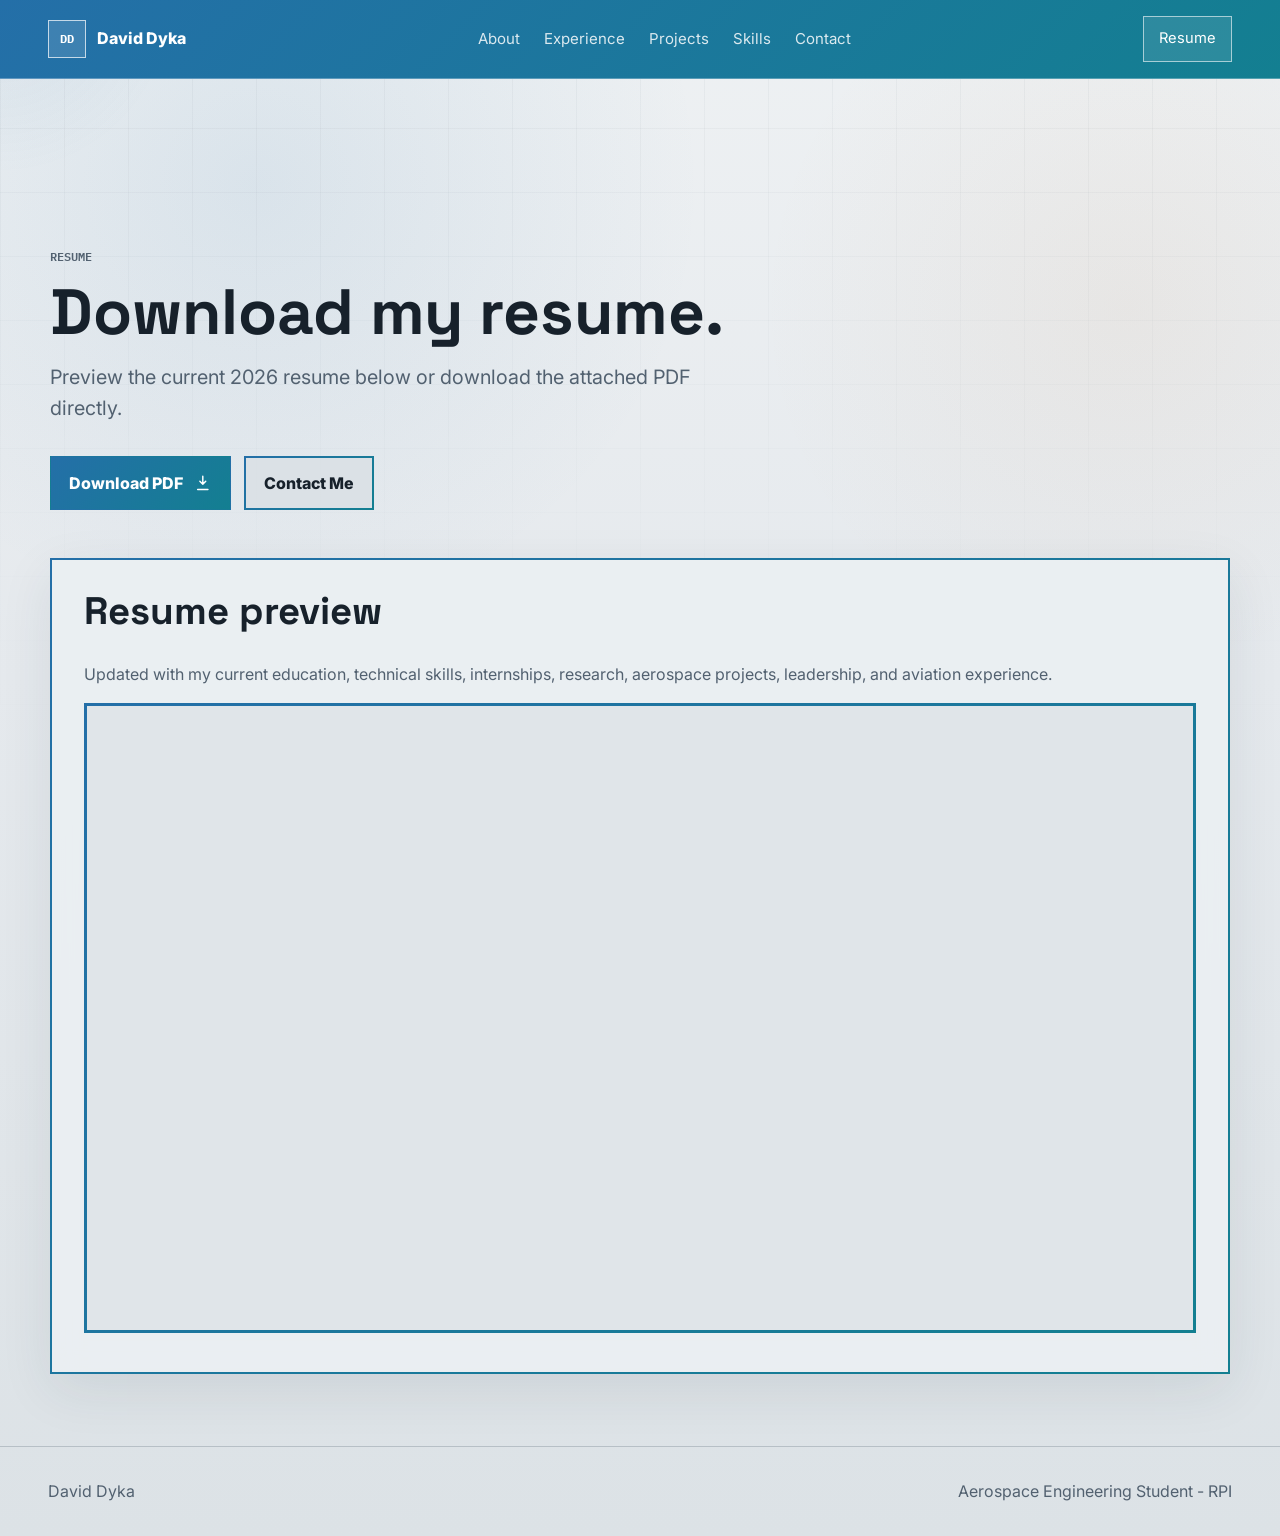
<file: resume.html>
<!DOCTYPE html>
<html lang="en">
  <head>
    <meta charset="UTF-8" />
    <meta name="viewport" content="width=device-width, initial-scale=1.0" />
    <title>Resume | David Dyka</title>
    <link rel="preconnect" href="https://fonts.googleapis.com" />
    <link rel="preconnect" href="https://fonts.gstatic.com" crossorigin />
    <link
      href="https://fonts.googleapis.com/css2?family=IBM+Plex+Mono:wght@500;600&family=Inter:wght@400;500;600;700;800&family=Space+Grotesk:wght@500;600;700&display=swap"
      rel="stylesheet"
    />
    <link rel="stylesheet" href="styles.css" />
  </head>
  <body>
    <div class="cursor-glow" aria-hidden="true"></div>
    <header class="site-header">
      <a href="index.html#top" class="brand" aria-label="David Dyka home">
        <span class="brand-mark">DD</span>
        <span>David Dyka</span>
      </a>
      <nav class="desktop-nav" aria-label="Primary navigation">
        <a href="about.html">About</a>
        <a href="index.html#experience">Experience</a>
        <a href="index.html#projects">Projects</a>
        <a href="index.html#skills">Skills</a>
        <a href="contact.html">Contact</a>
      </nav>
      <a class="nav-resume" href="resume.html">Resume</a>
    </header>

    <main class="page-main section-shell">
      <section class="page-hero">
        <p class="section-kicker">Resume</p>
        <h1>Download my resume.</h1>
        <p class="hero-statement">
          Preview the current 2026 resume below or download the attached PDF directly.
        </p>
        <div class="hero-actions">
          <a class="button primary" href="assets/David-Dyka-Resume.pdf" download>
            <span>Download PDF</span>
            <svg viewBox="0 0 24 24" aria-hidden="true">
              <path d="M12 3v11m0 0 4-4m-4 4-4-4M5 21h14" />
            </svg>
          </a>
          <a class="button secondary" href="contact.html">Contact Me</a>
        </div>
      </section>

      <section class="resume-panel reveal">
        <h2>Resume preview</h2>
        <p>
          Updated with my current education, technical skills, internships,
          research, aerospace projects, leadership, and aviation experience.
        </p>
        <iframe class="resume-frame" src="assets/David-Dyka-Resume.pdf" title="David Dyka resume preview"></iframe>
      </section>
    </main>

    <footer>
      <span>David Dyka</span>
      <span>Aerospace Engineering Student - RPI</span>
    </footer>
    <script src="script.js"></script>
  </body>
</html>
</file>
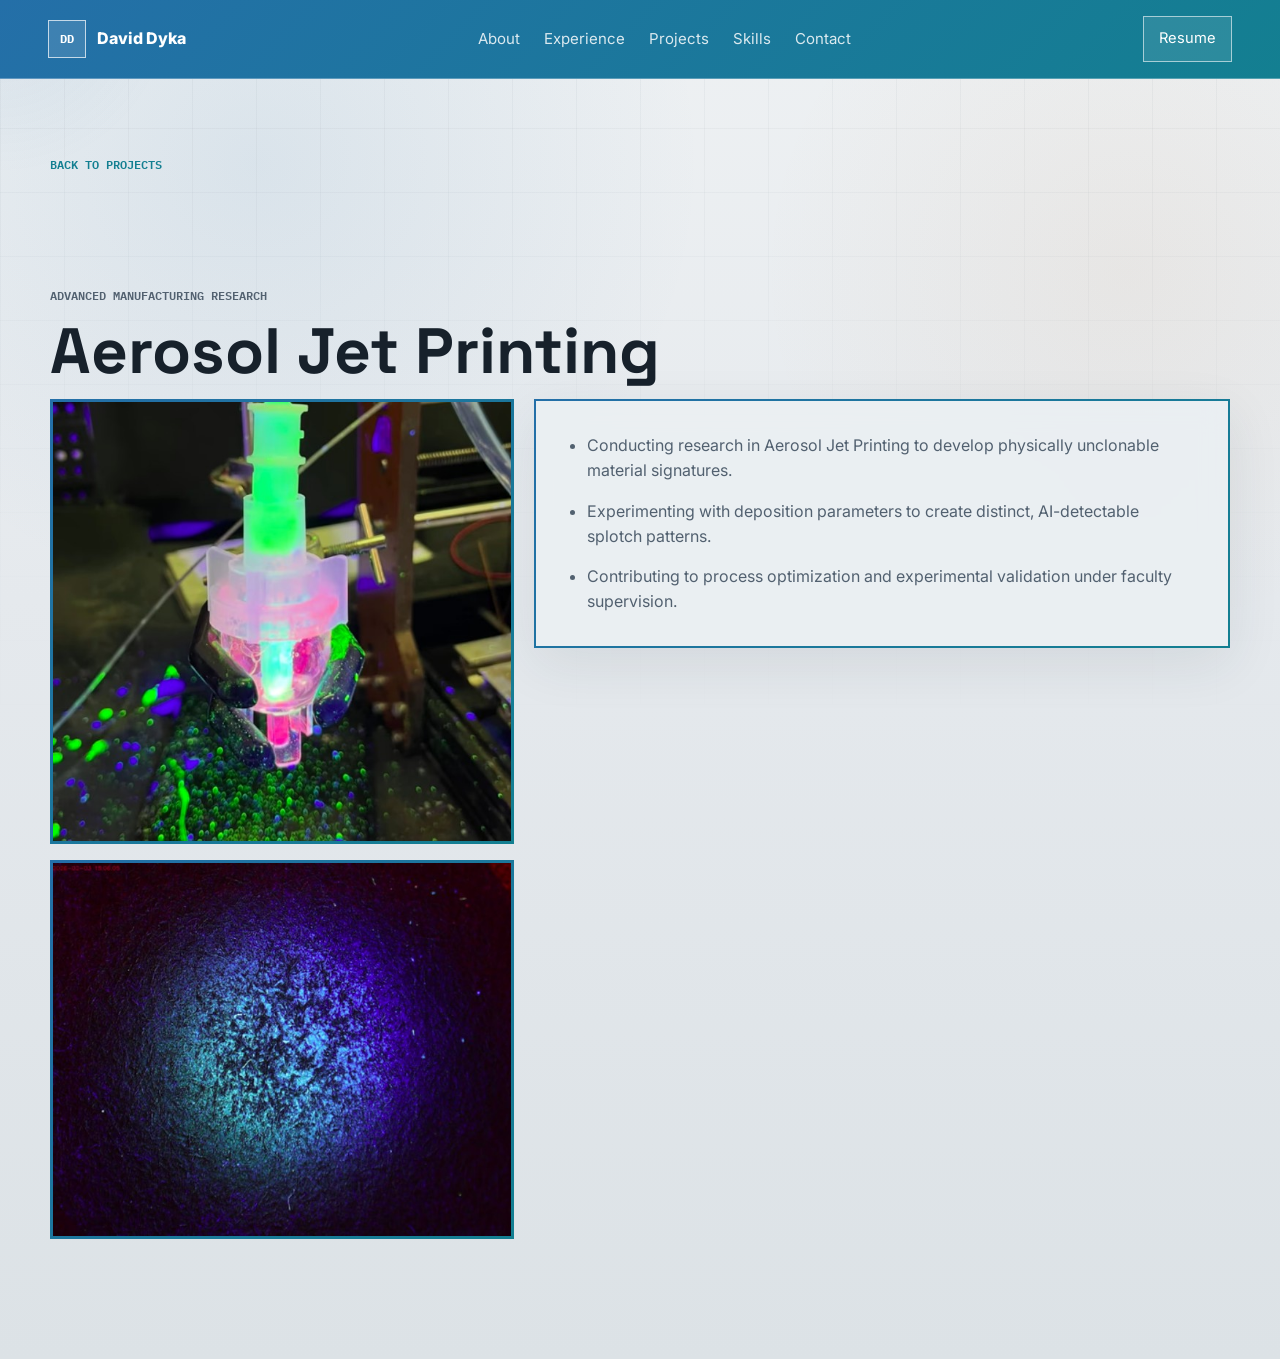
<file: projects/aerosol-jet-printing.html>
<!DOCTYPE html>
<html lang="en">
  <head>
    <meta charset="UTF-8" />
    <meta name="viewport" content="width=device-width, initial-scale=1.0" />
    <title>Aerosol Jet Printing | David Dyka</title>
    <link rel="preconnect" href="https://fonts.googleapis.com" />
    <link rel="preconnect" href="https://fonts.gstatic.com" crossorigin />
    <link
      href="https://fonts.googleapis.com/css2?family=IBM+Plex+Mono:wght@500;600&family=Inter:wght@400;500;600;700;800&family=Space+Grotesk:wght@500;600;700&display=swap"
      rel="stylesheet"
    />
    <link rel="stylesheet" href="../styles.css" />
  </head>
  <body>
    <div class="cursor-glow" aria-hidden="true"></div>
    <header class="site-header">
      <a href="../index.html#top" class="brand"><span class="brand-mark">DD</span><span>David Dyka</span></a>
      <nav class="desktop-nav" aria-label="Primary navigation">
        <a href="../about.html">About</a>
        <a href="../index.html#experience">Experience</a>
        <a href="../index.html#projects">Projects</a>
        <a href="../index.html#skills">Skills</a>
        <a href="../contact.html">Contact</a>
      </nav>
      <a class="nav-resume" href="../resume.html">Resume</a>
    </header>
    <main class="page-main section-shell">
      <a class="back-link" href="../index.html#projects">Back to projects</a>
      <section class="project-detail">
        <p class="section-kicker">Advanced manufacturing research</p>
        <h1>Aerosol Jet Printing</h1>
        <div class="project-detail-layout">
          <div class="project-detail-gallery">
            <img src="../assets/projects/aerosol-jet-printing/photo-1.jpg" alt="Aerosol Jet Printing illuminated deposition setup" />
            <img src="../assets/projects/aerosol-jet-printing/photo-2.jpg" alt="Aerosol Jet Printing fluorescent material pattern" />
          </div>
          <article class="detail-panel reveal">
            <ul class="project-bullets">
              <li>Conducting research in Aerosol Jet Printing to develop physically unclonable material signatures.</li>
              <li>Experimenting with deposition parameters to create distinct, AI-detectable splotch patterns.</li>
              <li>Contributing to process optimization and experimental validation under faculty supervision.</li>
            </ul>
          </article>
        </div>
      </section>
    </main>
    <script src="../script.js"></script>
  </body>
</html>
</file>
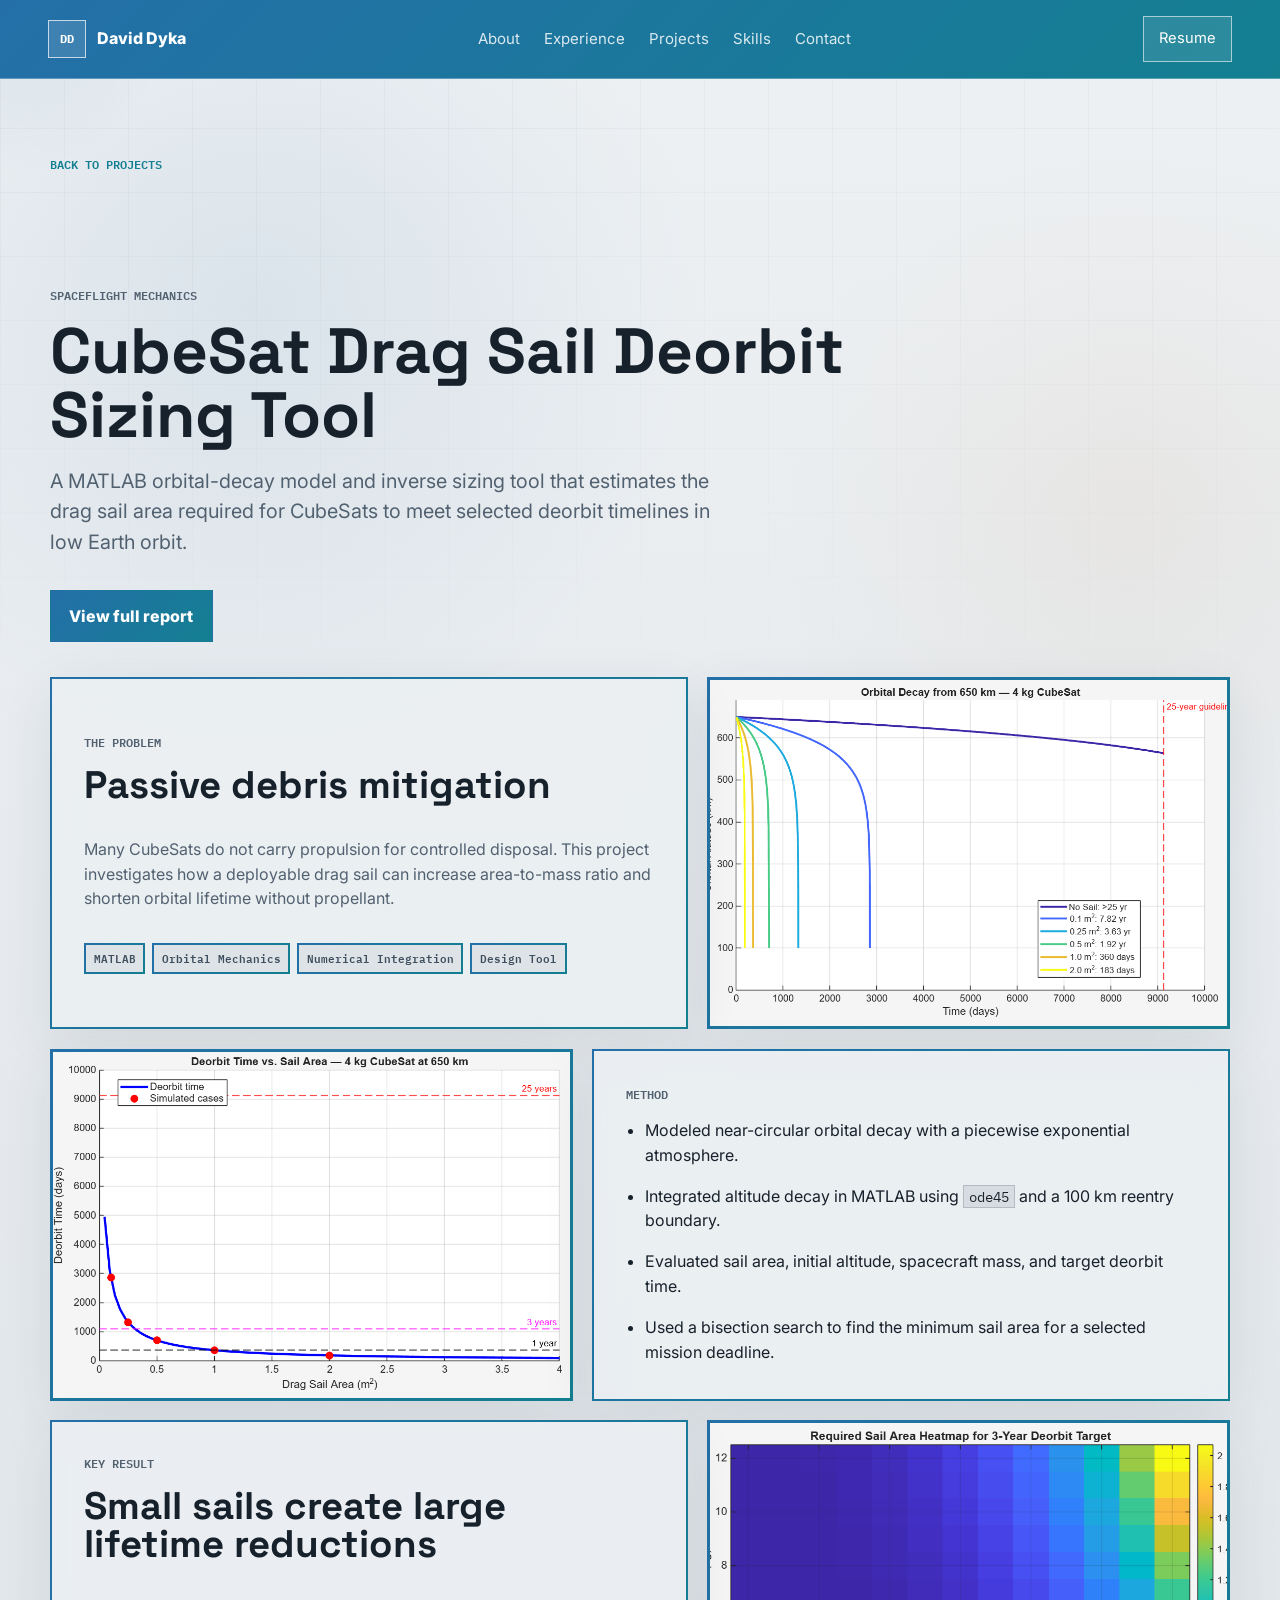
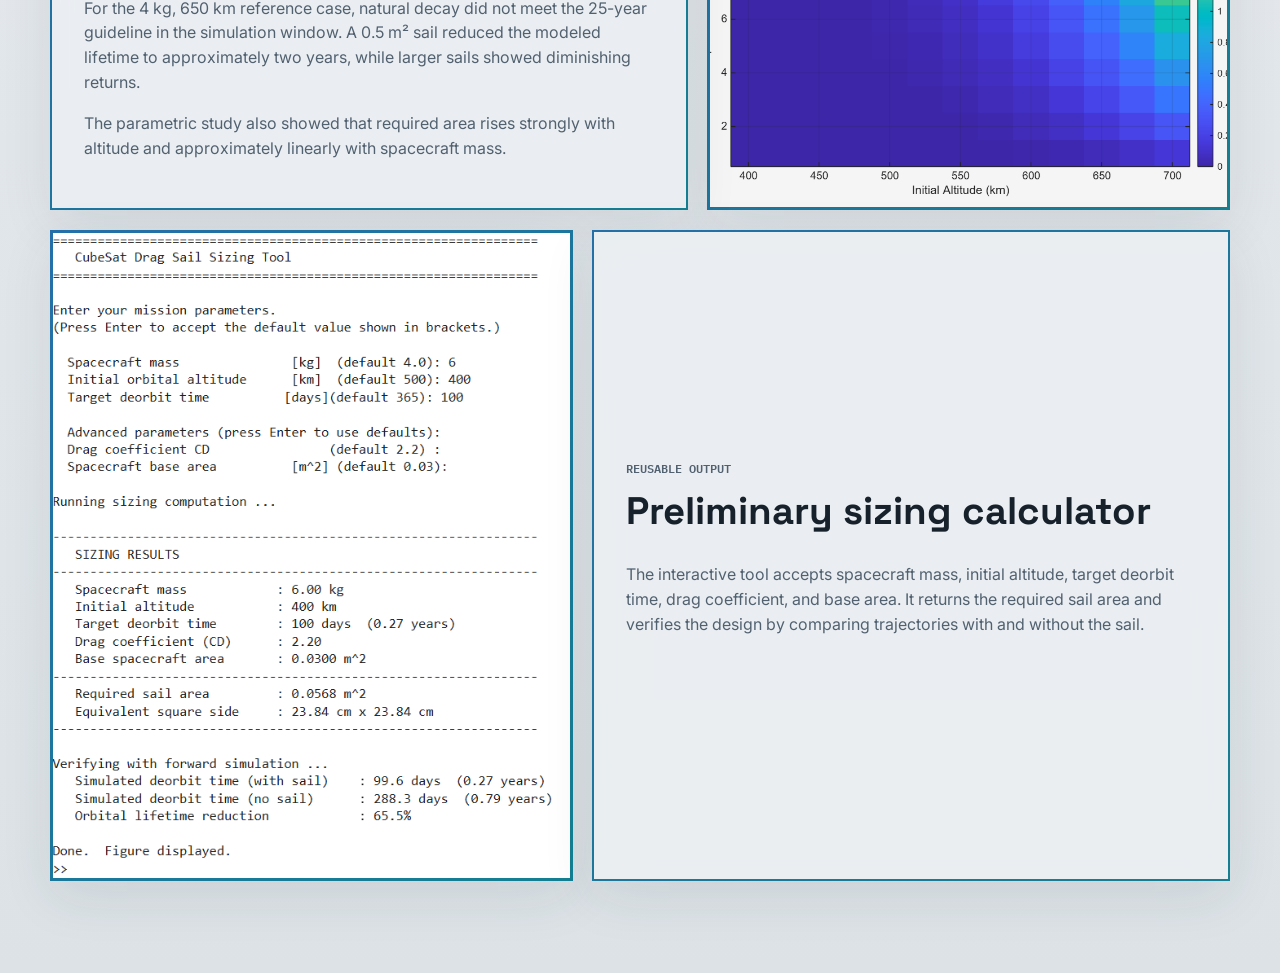
<file: projects/cubesat-drag-sail.html>
<!DOCTYPE html>
<html lang="en">
  <head>
    <meta charset="UTF-8" />
    <meta name="viewport" content="width=device-width, initial-scale=1.0" />
    <title>CubeSat Drag Sail Deorbit Sizing Tool | David Dyka</title>
    <link rel="preconnect" href="https://fonts.googleapis.com" />
    <link rel="preconnect" href="https://fonts.gstatic.com" crossorigin />
    <link href="https://fonts.googleapis.com/css2?family=IBM+Plex+Mono:wght@500;600&family=Inter:wght@400;500;600;700;800&family=Space+Grotesk:wght@500;600;700&display=swap" rel="stylesheet" />
    <link rel="stylesheet" href="../styles.css" />
  </head>
  <body>
    <div class="cursor-glow" aria-hidden="true"></div>
    <header class="site-header">
      <a href="../index.html#top" class="brand"><span class="brand-mark">DD</span><span>David Dyka</span></a>
      <nav class="desktop-nav" aria-label="Primary navigation">
        <a href="../about.html">About</a><a href="../index.html#experience">Experience</a><a href="../index.html#projects">Projects</a><a href="../index.html#skills">Skills</a><a href="../contact.html">Contact</a>
      </nav>
      <a class="nav-resume" href="../resume.html">Resume</a>
    </header>

    <main class="page-main section-shell">
      <a class="back-link" href="../index.html#projects">Back to projects</a>
      <section class="project-detail case-study-hero">
        <p class="section-kicker">Spaceflight Mechanics</p>
        <h1>CubeSat Drag Sail Deorbit Sizing Tool</h1>
        <p class="hero-statement">
          A MATLAB orbital-decay model and inverse sizing tool that estimates the drag
          sail area required for CubeSats to meet selected deorbit timelines in low
          Earth orbit.
        </p>
        <div class="hero-actions">
          <a class="button primary" href="https://docs.google.com/document/d/1ejQXKJDH8_UVkjclUZlEaqvDyzl4HyQ69GT3obVax70/edit?usp=sharing" target="_blank" rel="noopener noreferrer">View full report</a>
        </div>
      </section>

      <section class="case-study-section image-right reveal">
        <article class="detail-panel">
          <p class="section-kicker">The problem</p>
          <h2>Passive debris mitigation</h2>
          <p>
            Many CubeSats do not carry propulsion for controlled disposal. This project
            investigates how a deployable drag sail can increase area-to-mass ratio and
            shorten orbital lifetime without propellant.
          </p>
          <div class="tags"><span>MATLAB</span><span>Orbital Mechanics</span><span>Numerical Integration</span><span>Design Tool</span></div>
        </article>
        <img src="../assets/projects/cubesat-drag-sail/decay-trajectories.png" alt="Orbital decay trajectories for a 4 kg CubeSat with multiple drag sail areas" />
      </section>

      <section class="case-study-section image-left reveal">
        <img src="../assets/projects/cubesat-drag-sail/deorbit-vs-area.png" alt="Deorbit time as a function of drag sail area" />
        <article class="detail-panel">
          <p class="section-kicker">Method</p>
          <ul class="project-bullets">
            <li>Modeled near-circular orbital decay with a piecewise exponential atmosphere.</li>
            <li>Integrated altitude decay in MATLAB using <code>ode45</code> and a 100 km reentry boundary.</li>
            <li>Evaluated sail area, initial altitude, spacecraft mass, and target deorbit time.</li>
            <li>Used a bisection search to find the minimum sail area for a selected mission deadline.</li>
          </ul>
        </article>
      </section>

      <section class="case-study-section image-right reveal">
        <article class="detail-panel">
          <p class="section-kicker">Key result</p>
          <h2>Small sails create large lifetime reductions</h2>
          <p>
            For the 4 kg, 650 km reference case, natural decay did not meet the 25-year
            guideline in the simulation window. A 0.5 m² sail reduced the modeled
            lifetime to approximately two years, while larger sails showed diminishing
            returns.
          </p>
          <p>
            The parametric study also showed that required area rises strongly with
            altitude and approximately linearly with spacecraft mass.
          </p>
        </article>
        <img src="../assets/projects/cubesat-drag-sail/sizing-heatmap.png" alt="Required drag sail area heatmap for spacecraft mass and initial altitude" />
      </section>

      <section class="case-study-section image-left reveal">
        <img src="../assets/projects/cubesat-drag-sail/sizing-tool.png" alt="MATLAB drag sail sizing tool input and output interface" />
        <article class="detail-panel">
          <p class="section-kicker">Reusable output</p>
          <h2>Preliminary sizing calculator</h2>
          <p>
            The interactive tool accepts spacecraft mass, initial altitude, target
            deorbit time, drag coefficient, and base area. It returns the required sail
            area and verifies the design by comparing trajectories with and without the
            sail.
          </p>
        </article>
      </section>
    </main>
    <script src="../script.js"></script>
  </body>
</html>
</file>
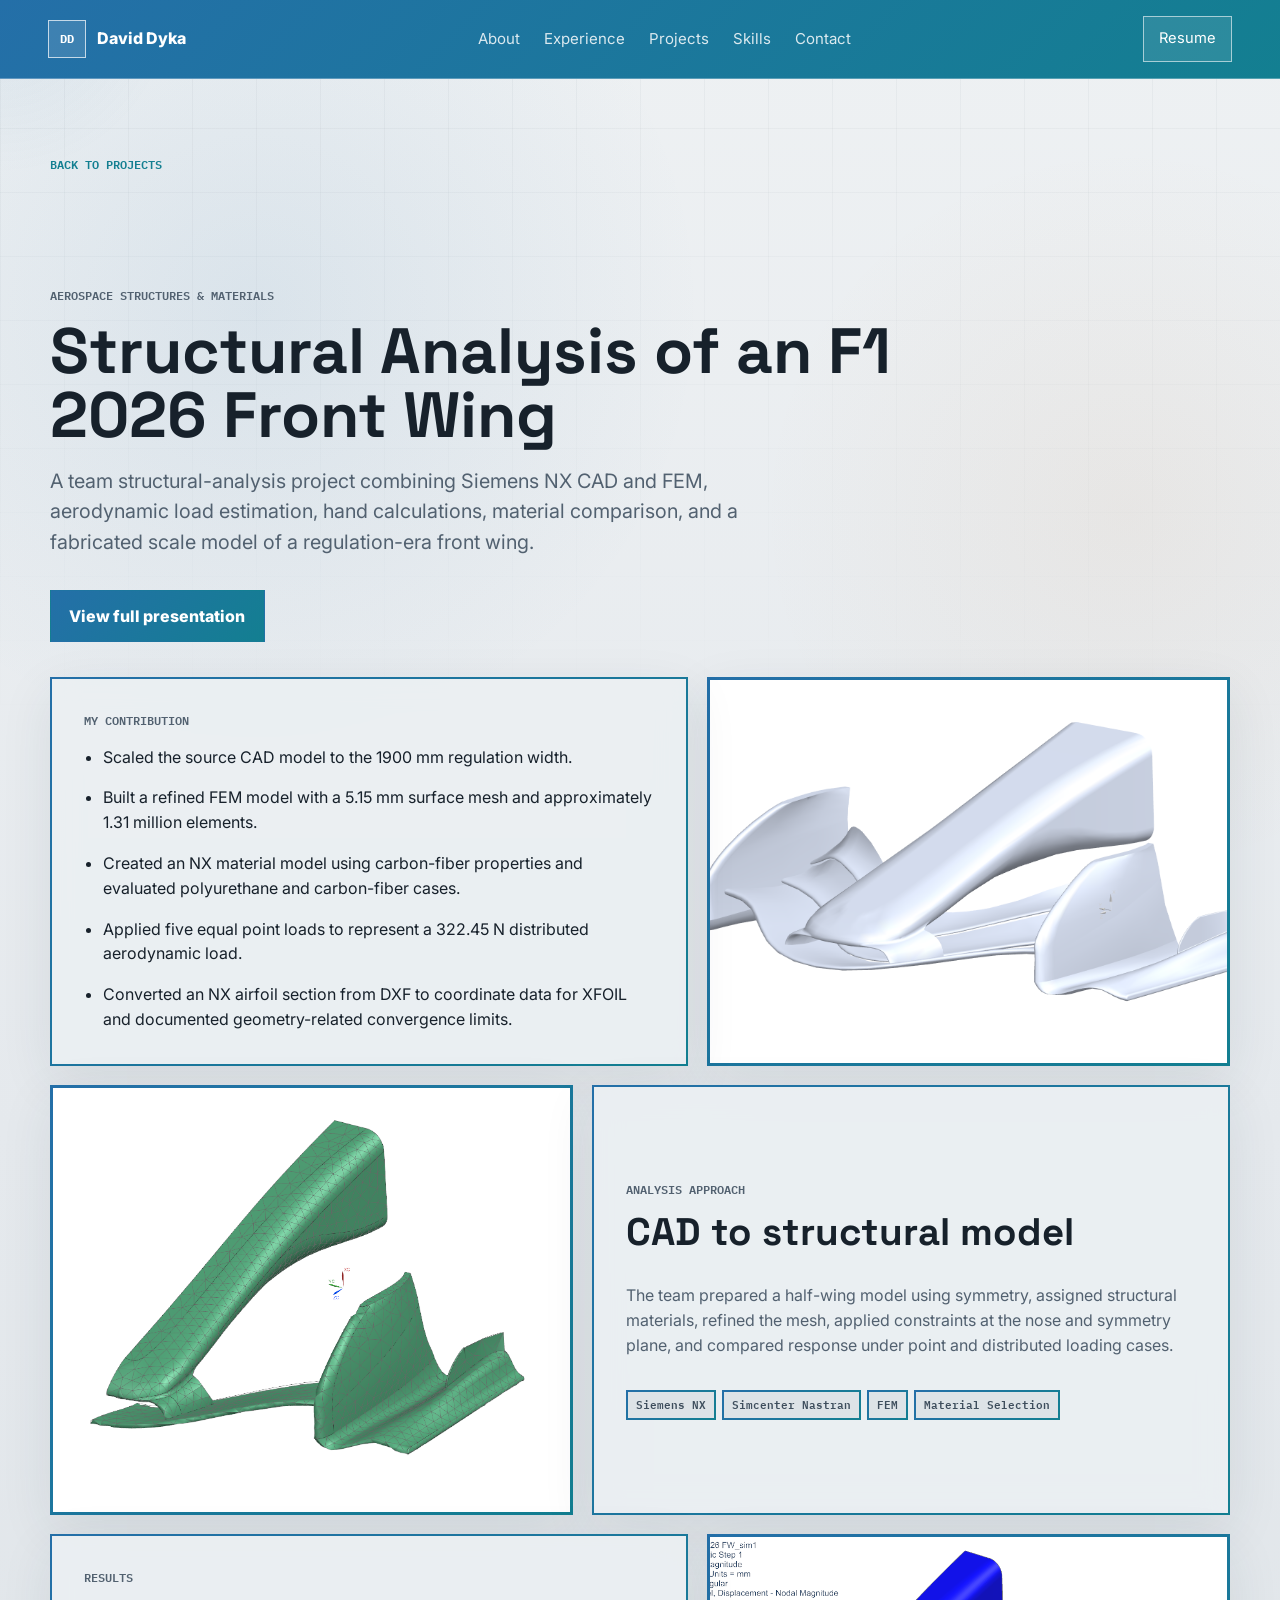
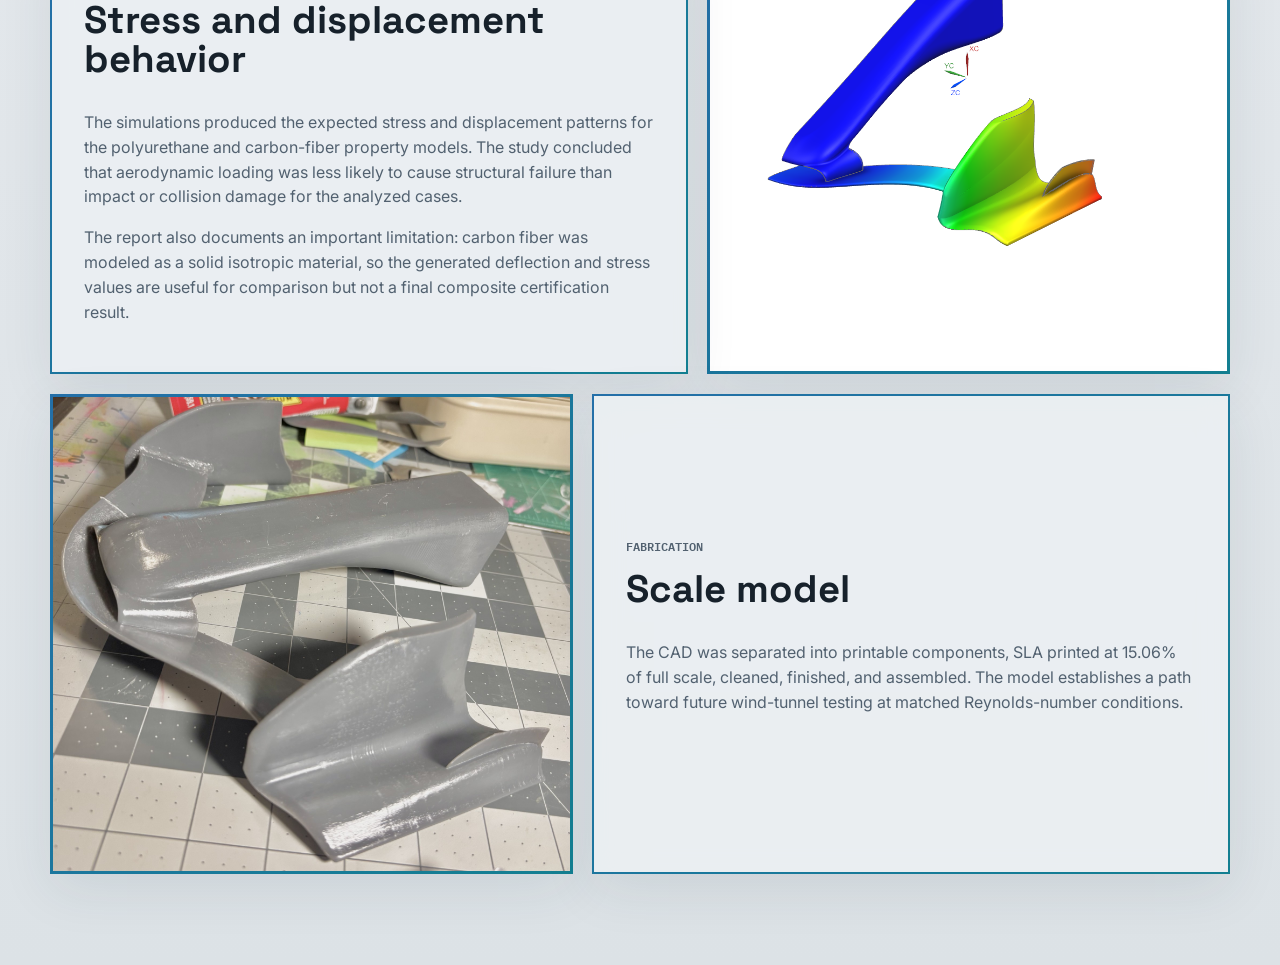
<file: projects/f1-front-wing.html>
<!DOCTYPE html>
<html lang="en">
  <head>
    <meta charset="UTF-8" />
    <meta name="viewport" content="width=device-width, initial-scale=1.0" />
    <title>F1 2026 Front Wing Structural Analysis | David Dyka</title>
    <link rel="preconnect" href="https://fonts.googleapis.com" />
    <link rel="preconnect" href="https://fonts.gstatic.com" crossorigin />
    <link href="https://fonts.googleapis.com/css2?family=IBM+Plex+Mono:wght@500;600&family=Inter:wght@400;500;600;700;800&family=Space+Grotesk:wght@500;600;700&display=swap" rel="stylesheet" />
    <link rel="stylesheet" href="../styles.css" />
  </head>
  <body>
    <div class="cursor-glow" aria-hidden="true"></div>
    <header class="site-header">
      <a href="../index.html#top" class="brand"><span class="brand-mark">DD</span><span>David Dyka</span></a>
      <nav class="desktop-nav" aria-label="Primary navigation">
        <a href="../about.html">About</a><a href="../index.html#experience">Experience</a><a href="../index.html#projects">Projects</a><a href="../index.html#skills">Skills</a><a href="../contact.html">Contact</a>
      </nav>
      <a class="nav-resume" href="../resume.html">Resume</a>
    </header>

    <main class="page-main section-shell">
      <a class="back-link" href="../index.html#projects">Back to projects</a>
      <section class="project-detail case-study-hero">
        <p class="section-kicker">Aerospace Structures & Materials</p>
        <h1>Structural Analysis of an F1 2026 Front Wing</h1>
        <p class="hero-statement">
          A team structural-analysis project combining Siemens NX CAD and FEM,
          aerodynamic load estimation, hand calculations, material comparison, and a
          fabricated scale model of a regulation-era front wing.
        </p>
        <div class="hero-actions">
          <a class="button primary" href="https://docs.google.com/presentation/d/1jc-RHQCiVcHHxnqHIdKMxn5WrA-AT32_7-HTvv8f7qY/edit?usp=sharing" target="_blank" rel="noopener noreferrer">View full presentation</a>
        </div>
      </section>

      <section class="case-study-section image-right reveal">
        <article class="detail-panel">
          <p class="section-kicker">My contribution</p>
          <ul class="project-bullets">
            <li>Scaled the source CAD model to the 1900 mm regulation width.</li>
            <li>Built a refined FEM model with a 5.15 mm surface mesh and approximately 1.31 million elements.</li>
            <li>Created an NX material model using carbon-fiber properties and evaluated polyurethane and carbon-fiber cases.</li>
            <li>Applied five equal point loads to represent a 322.45 N distributed aerodynamic load.</li>
            <li>Converted an NX airfoil section from DXF to coordinate data for XFOIL and documented geometry-related convergence limits.</li>
          </ul>
        </article>
        <img src="../assets/projects/f1-front-wing/cad-model.png" alt="Siemens NX CAD model of the F1 2026 front wing" />
      </section>

      <section class="case-study-section image-left reveal">
        <img src="../assets/projects/f1-front-wing/mesh-model.png" alt="Finite element mesh applied to the scaled F1 front wing" />
        <article class="detail-panel">
          <p class="section-kicker">Analysis approach</p>
          <h2>CAD to structural model</h2>
          <p>
            The team prepared a half-wing model using symmetry, assigned structural
            materials, refined the mesh, applied constraints at the nose and symmetry
            plane, and compared response under point and distributed loading cases.
          </p>
          <div class="tags"><span>Siemens NX</span><span>Simcenter Nastran</span><span>FEM</span><span>Material Selection</span></div>
        </article>
      </section>

      <section class="case-study-section image-right reveal">
        <article class="detail-panel">
          <p class="section-kicker">Results</p>
          <h2>Stress and displacement behavior</h2>
          <p>
            The simulations produced the expected stress and displacement patterns for
            the polyurethane and carbon-fiber property models. The study concluded that
            aerodynamic loading was less likely to cause structural failure than impact
            or collision damage for the analyzed cases.
          </p>
          <p>
            The report also documents an important limitation: carbon fiber was modeled
            as a solid isotropic material, so the generated deflection and stress values
            are useful for comparison but not a final composite certification result.
          </p>
        </article>
        <img src="../assets/projects/f1-front-wing/fea-result.png" alt="Carbon-fiber finite element stress result for the F1 front wing" />
      </section>

      <section class="case-study-section image-left reveal">
        <img src="../assets/projects/f1-front-wing/printed-model.png" alt="Completed SLA-printed scale model of the F1 front wing" />
        <article class="detail-panel">
          <p class="section-kicker">Fabrication</p>
          <h2>Scale model</h2>
          <p>
            The CAD was separated into printable components, SLA printed at 15.06% of
            full scale, cleaned, finished, and assembled. The model establishes a path
            toward future wind-tunnel testing at matched Reynolds-number conditions.
          </p>
        </article>
      </section>
    </main>
    <script src="../script.js"></script>
  </body>
</html>
</file>
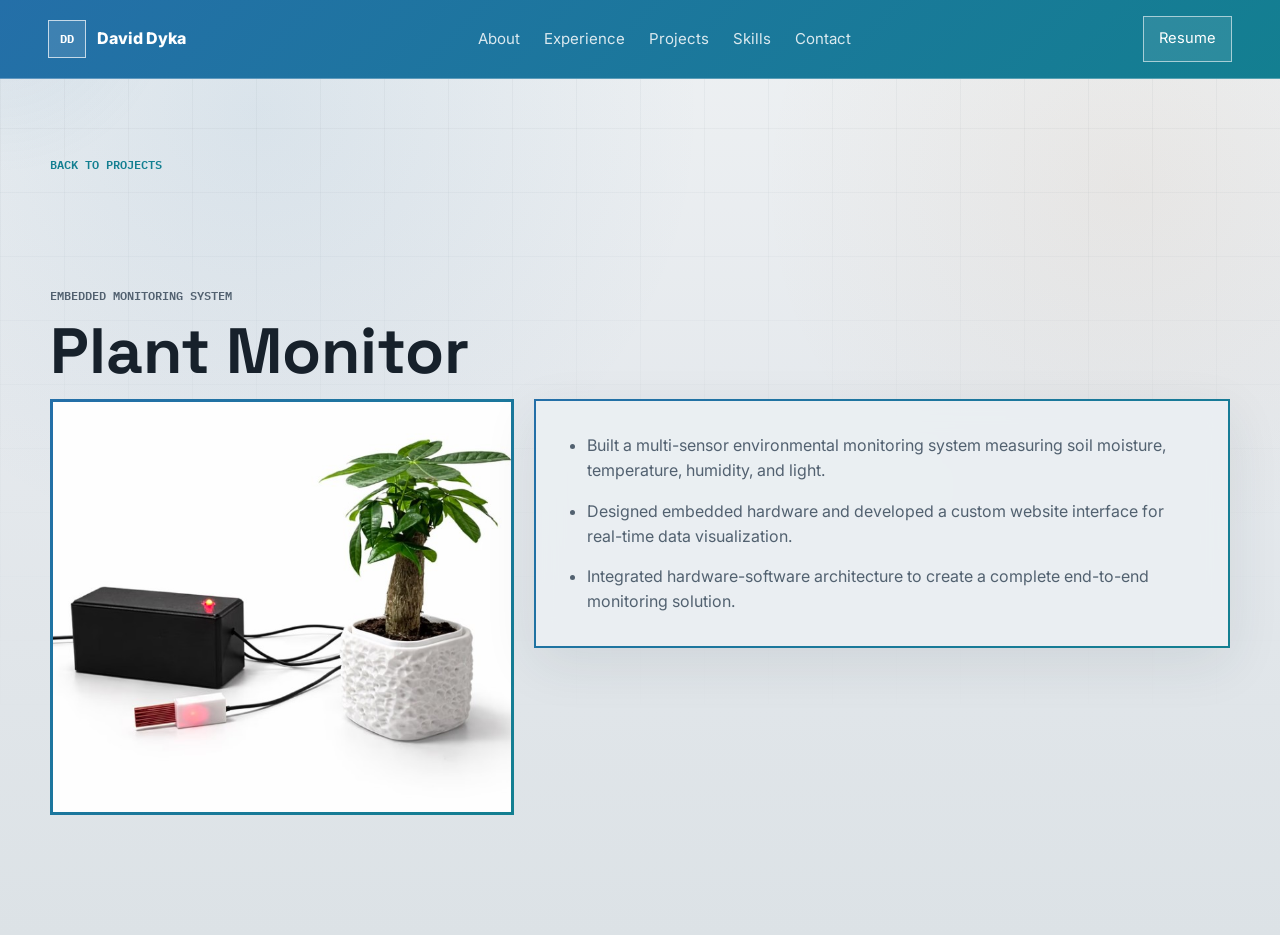
<file: projects/plant-monitor.html>
<!DOCTYPE html>
<html lang="en">
  <head>
    <meta charset="UTF-8" />
    <meta name="viewport" content="width=device-width, initial-scale=1.0" />
    <title>Plant Monitor | David Dyka</title>
    <link rel="preconnect" href="https://fonts.googleapis.com" />
    <link rel="preconnect" href="https://fonts.gstatic.com" crossorigin />
    <link
      href="https://fonts.googleapis.com/css2?family=IBM+Plex+Mono:wght@500;600&family=Inter:wght@400;500;600;700;800&family=Space+Grotesk:wght@500;600;700&display=swap"
      rel="stylesheet"
    />
    <link rel="stylesheet" href="../styles.css" />
  </head>
  <body>
    <div class="cursor-glow" aria-hidden="true"></div>
    <header class="site-header">
      <a href="../index.html#top" class="brand"><span class="brand-mark">DD</span><span>David Dyka</span></a>
      <nav class="desktop-nav" aria-label="Primary navigation">
        <a href="../about.html">About</a>
        <a href="../index.html#experience">Experience</a>
        <a href="../index.html#projects">Projects</a>
        <a href="../index.html#skills">Skills</a>
        <a href="../contact.html">Contact</a>
      </nav>
      <a class="nav-resume" href="../resume.html">Resume</a>
    </header>
    <main class="page-main section-shell">
      <a class="back-link" href="../index.html#projects">Back to projects</a>
      <section class="project-detail">
        <p class="section-kicker">Embedded monitoring system</p>
        <h1>Plant Monitor</h1>
        <div class="project-detail-layout">
          <img
            class="project-detail-image"
            src="../assets/projects/plant-monitor/plant-monitor.jpg"
            alt="Plant Monitor prototype with plant and sensor hardware"
          />
          <article class="detail-panel reveal">
            <ul class="project-bullets">
              <li>Built a multi-sensor environmental monitoring system measuring soil moisture, temperature, humidity, and light.</li>
              <li>Designed embedded hardware and developed a custom website interface for real-time data visualization.</li>
              <li>Integrated hardware-software architecture to create a complete end-to-end monitoring solution.</li>
            </ul>
          </article>
        </div>
      </section>
    </main>
    <script src="../script.js"></script>
  </body>
</html>
</file>
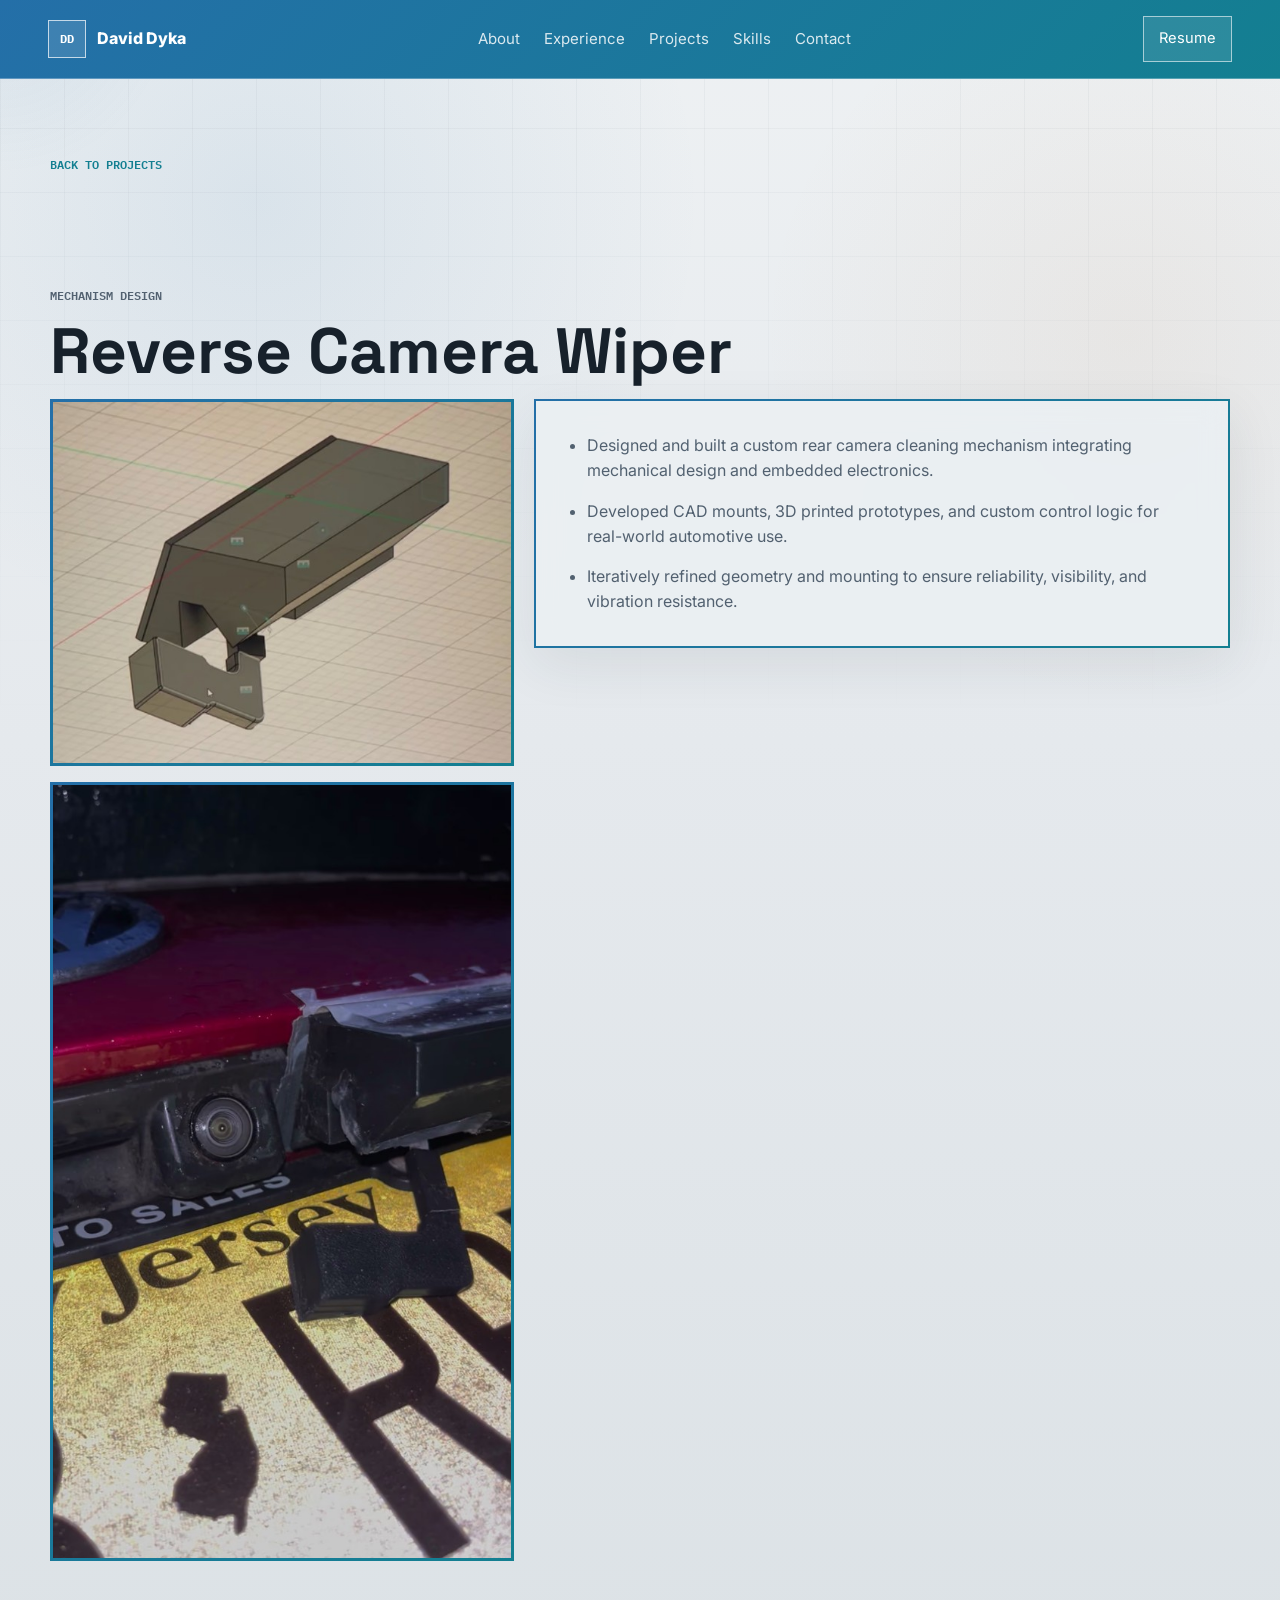
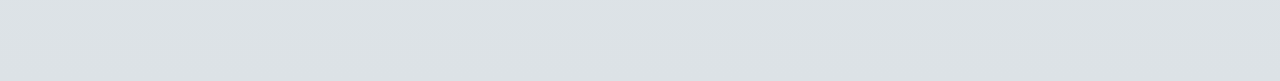
<file: projects/reverse-camera-wiper.html>
<!DOCTYPE html>
<html lang="en">
  <head>
    <meta charset="UTF-8" />
    <meta name="viewport" content="width=device-width, initial-scale=1.0" />
    <title>Reverse Camera Wiper | David Dyka</title>
    <link rel="preconnect" href="https://fonts.googleapis.com" />
    <link rel="preconnect" href="https://fonts.gstatic.com" crossorigin />
    <link
      href="https://fonts.googleapis.com/css2?family=IBM+Plex+Mono:wght@500;600&family=Inter:wght@400;500;600;700;800&family=Space+Grotesk:wght@500;600;700&display=swap"
      rel="stylesheet"
    />
    <link rel="stylesheet" href="../styles.css" />
  </head>
  <body>
    <div class="cursor-glow" aria-hidden="true"></div>
    <header class="site-header">
      <a href="../index.html#top" class="brand"><span class="brand-mark">DD</span><span>David Dyka</span></a>
      <nav class="desktop-nav" aria-label="Primary navigation">
        <a href="../about.html">About</a>
        <a href="../index.html#experience">Experience</a>
        <a href="../index.html#projects">Projects</a>
        <a href="../index.html#skills">Skills</a>
        <a href="../contact.html">Contact</a>
      </nav>
      <a class="nav-resume" href="../resume.html">Resume</a>
    </header>
    <main class="page-main section-shell">
      <a class="back-link" href="../index.html#projects">Back to projects</a>
      <section class="project-detail">
        <p class="section-kicker">Mechanism design</p>
        <h1>Reverse Camera Wiper</h1>
        <div class="project-detail-layout">
          <div class="project-detail-gallery">
            <img src="../assets/projects/reverse-camera-wiper/photo-1.jpg" alt="Reverse Camera Wiper CAD model view" />
            <img src="../assets/projects/reverse-camera-wiper/photo-2.jpg" alt="Reverse Camera Wiper mounted on rear camera" />
          </div>
          <article class="detail-panel reveal">
            <ul class="project-bullets">
              <li>Designed and built a custom rear camera cleaning mechanism integrating mechanical design and embedded electronics.</li>
              <li>Developed CAD mounts, 3D printed prototypes, and custom control logic for real-world automotive use.</li>
              <li>Iteratively refined geometry and mounting to ensure reliability, visibility, and vibration resistance.</li>
            </ul>
          </article>
        </div>
      </section>
    </main>
    <script src="../script.js"></script>
  </body>
</html>
</file>
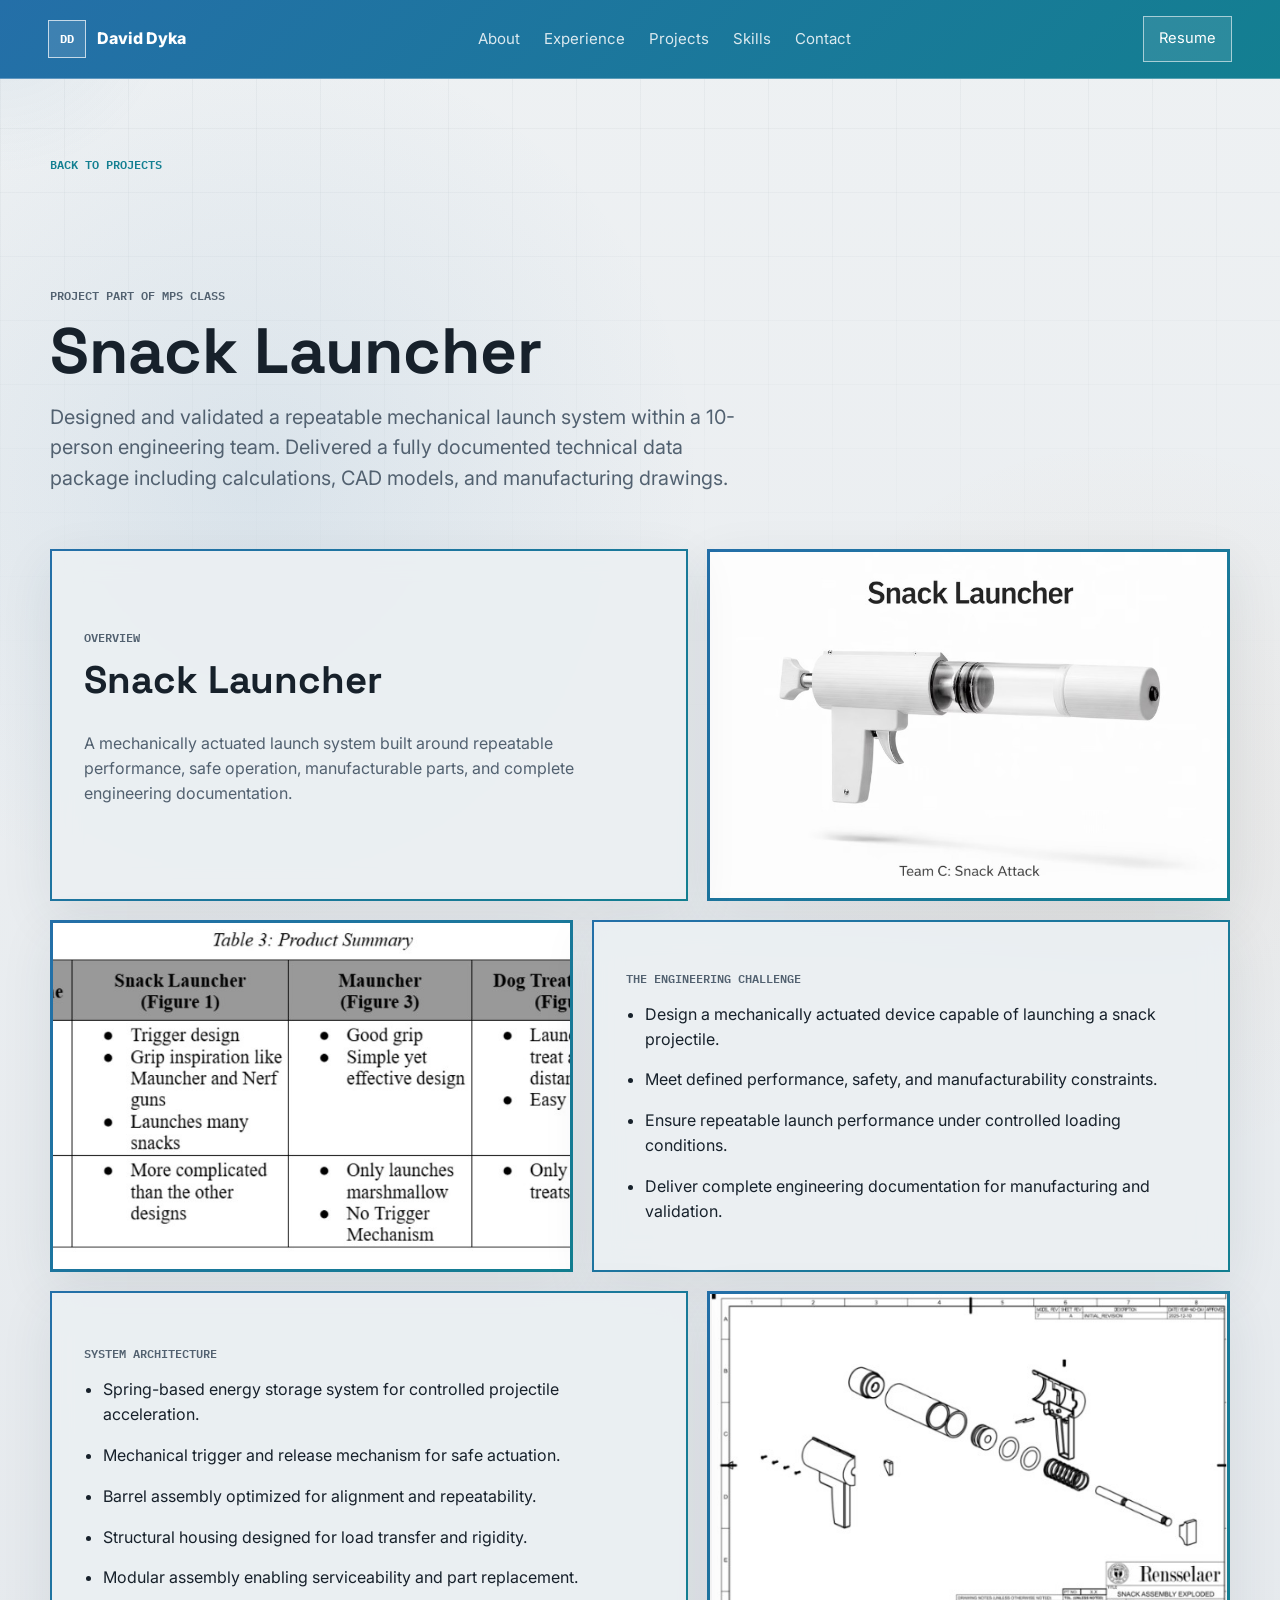
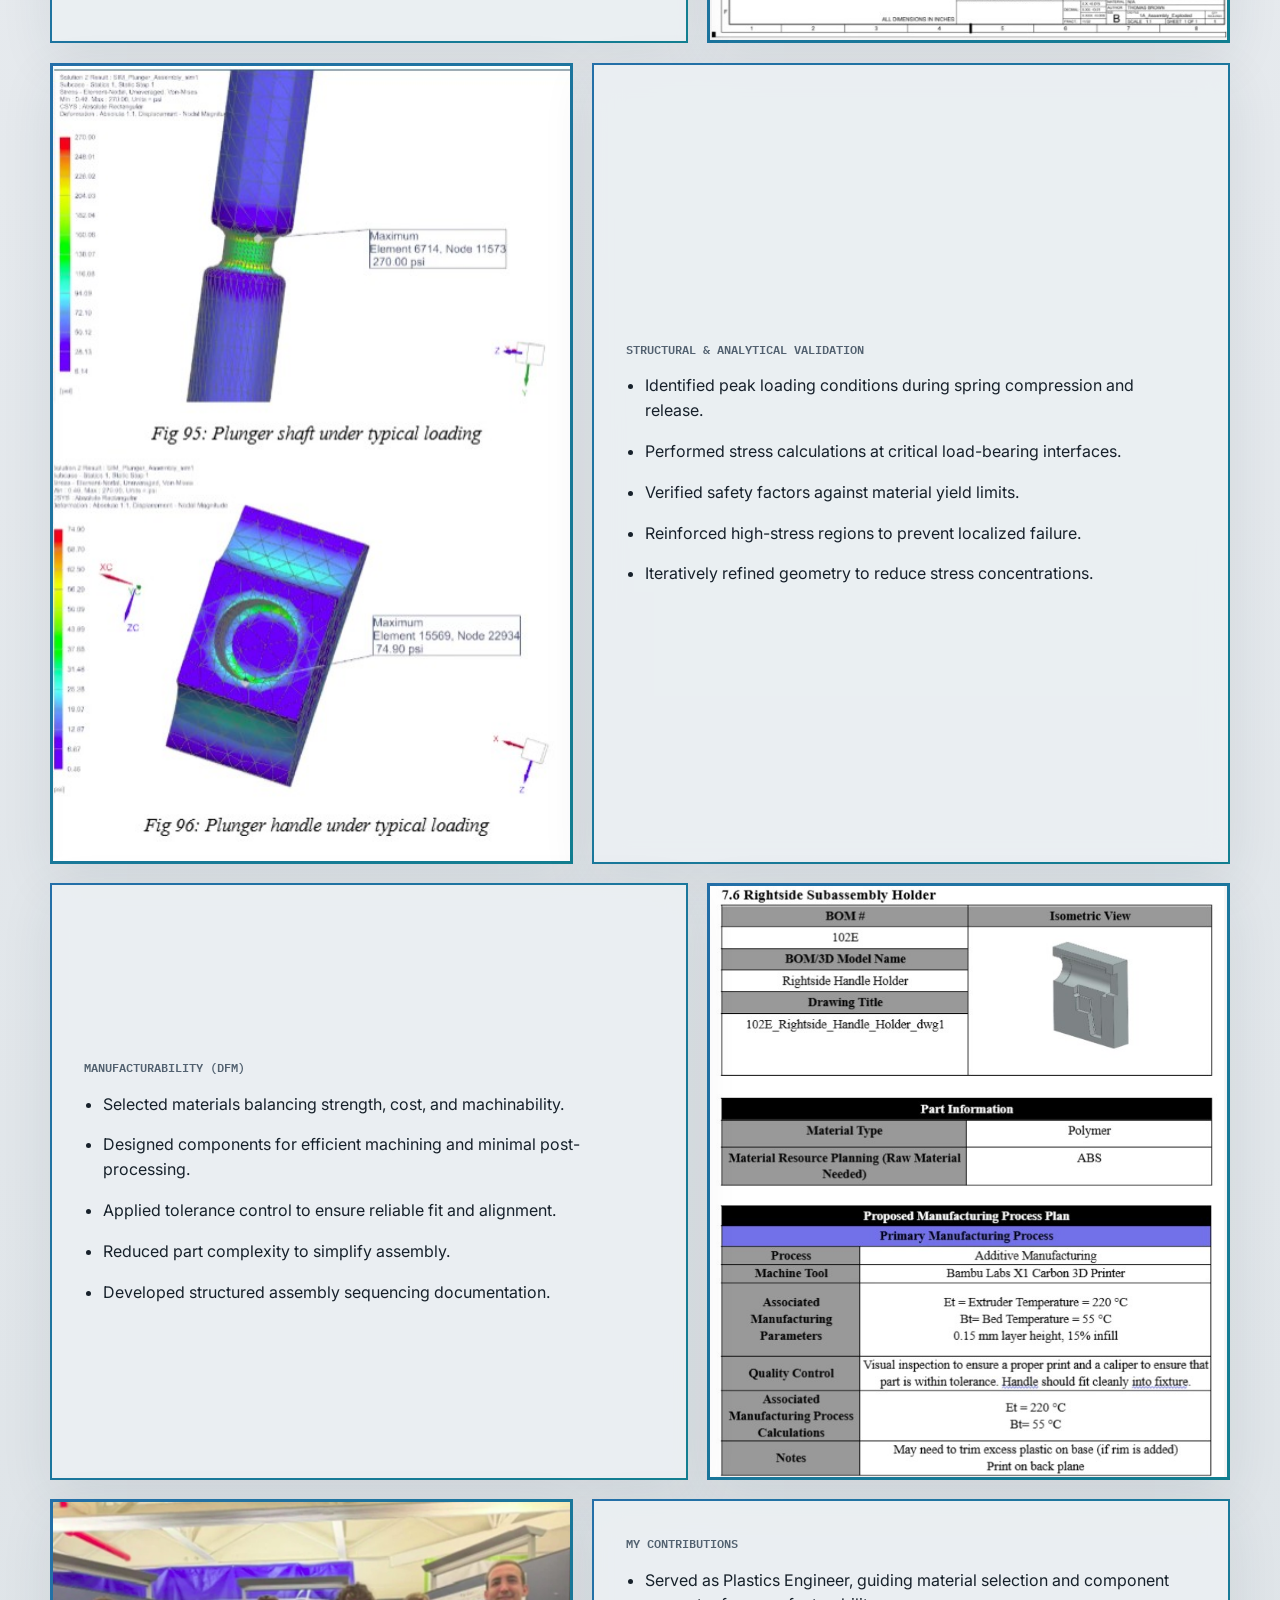
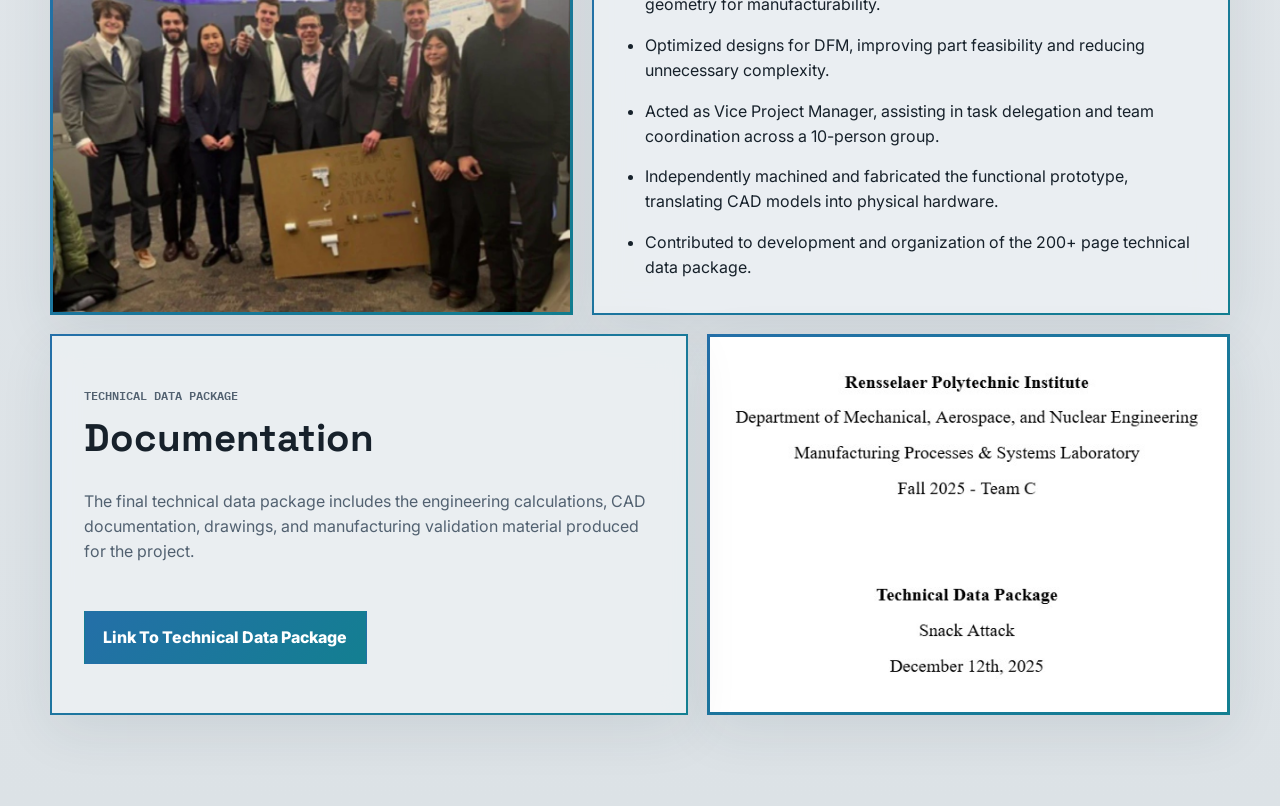
<file: projects/snack-launcher.html>
<!DOCTYPE html>
<html lang="en">
  <head>
    <meta charset="UTF-8" />
    <meta name="viewport" content="width=device-width, initial-scale=1.0" />
    <title>Snack Launcher | David Dyka</title>
    <link rel="preconnect" href="https://fonts.googleapis.com" />
    <link rel="preconnect" href="https://fonts.gstatic.com" crossorigin />
    <link
      href="https://fonts.googleapis.com/css2?family=IBM+Plex+Mono:wght@500;600&family=Inter:wght@400;500;600;700;800&family=Space+Grotesk:wght@500;600;700&display=swap"
      rel="stylesheet"
    />
    <link rel="stylesheet" href="../styles.css" />
  </head>
  <body>
    <div class="cursor-glow" aria-hidden="true"></div>
    <header class="site-header">
      <a href="../index.html#top" class="brand"><span class="brand-mark">DD</span><span>David Dyka</span></a>
      <nav class="desktop-nav" aria-label="Primary navigation">
        <a href="../about.html">About</a>
        <a href="../index.html#experience">Experience</a>
        <a href="../index.html#projects">Projects</a>
        <a href="../index.html#skills">Skills</a>
        <a href="../contact.html">Contact</a>
      </nav>
      <a class="nav-resume" href="../resume.html">Resume</a>
    </header>

    <main class="page-main section-shell">
      <a class="back-link" href="../index.html#projects">Back to projects</a>

      <section class="project-detail case-study-hero">
        <p class="section-kicker">Project Part Of MPS Class</p>
        <h1>Snack Launcher</h1>
        <p class="hero-statement">
          Designed and validated a repeatable mechanical launch system within a
          10-person engineering team. Delivered a fully documented technical data
          package including calculations, CAD models, and manufacturing drawings.
        </p>
      </section>

      <section class="case-study-section image-right reveal">
        <article class="detail-panel">
          <p class="section-kicker">Overview</p>
          <h2>Snack Launcher</h2>
          <p>
            A mechanically actuated launch system built around repeatable performance,
            safe operation, manufacturable parts, and complete engineering
            documentation.
          </p>
        </article>
        <img src="../assets/projects/snack-launcher/snack-launcher.jpg" alt="Snack Launcher prototype render" />
      </section>

      <section class="case-study-section image-left reveal">
        <img src="../assets/projects/snack-launcher/challenge.jpg" alt="Snack Launcher engineering challenge product summary" />
        <article class="detail-panel">
          <p class="section-kicker">The Engineering Challenge</p>
          <ul class="project-bullets">
            <li>Design a mechanically actuated device capable of launching a snack projectile.</li>
            <li>Meet defined performance, safety, and manufacturability constraints.</li>
            <li>Ensure repeatable launch performance under controlled loading conditions.</li>
            <li>Deliver complete engineering documentation for manufacturing and validation.</li>
          </ul>
        </article>
      </section>

      <section class="case-study-section image-right reveal">
        <article class="detail-panel">
          <p class="section-kicker">System Architecture</p>
          <ul class="project-bullets">
            <li>Spring-based energy storage system for controlled projectile acceleration.</li>
            <li>Mechanical trigger and release mechanism for safe actuation.</li>
            <li>Barrel assembly optimized for alignment and repeatability.</li>
            <li>Structural housing designed for load transfer and rigidity.</li>
            <li>Modular assembly enabling serviceability and part replacement.</li>
          </ul>
        </article>
        <img src="../assets/projects/snack-launcher/architecture.jpg" alt="Snack Launcher exploded assembly drawing" />
      </section>

      <section class="case-study-section image-left reveal">
        <img src="../assets/projects/snack-launcher/validation.jpg" alt="Snack Launcher structural and analytical validation results" />
        <article class="detail-panel">
          <p class="section-kicker">Structural & Analytical Validation</p>
          <ul class="project-bullets">
            <li>Identified peak loading conditions during spring compression and release.</li>
            <li>Performed stress calculations at critical load-bearing interfaces.</li>
            <li>Verified safety factors against material yield limits.</li>
            <li>Reinforced high-stress regions to prevent localized failure.</li>
            <li>Iteratively refined geometry to reduce stress concentrations.</li>
          </ul>
        </article>
      </section>

      <section class="case-study-section image-right reveal">
        <article class="detail-panel">
          <p class="section-kicker">Manufacturability (DFM)</p>
          <ul class="project-bullets">
            <li>Selected materials balancing strength, cost, and machinability.</li>
            <li>Designed components for efficient machining and minimal post-processing.</li>
            <li>Applied tolerance control to ensure reliable fit and alignment.</li>
            <li>Reduced part complexity to simplify assembly.</li>
            <li>Developed structured assembly sequencing documentation.</li>
          </ul>
        </article>
        <img src="../assets/projects/snack-launcher/dfm.jpg" alt="Snack Launcher manufacturability and DFM documentation" />
      </section>

      <section class="case-study-section image-left reveal">
        <img src="../assets/projects/snack-launcher/contributions.jpg" alt="Snack Launcher project team group photo" />
        <article class="detail-panel">
          <p class="section-kicker">My Contributions</p>
          <ul class="project-bullets">
            <li>Served as Plastics Engineer, guiding material selection and component geometry for manufacturability.</li>
            <li>Optimized designs for DFM, improving part feasibility and reducing unnecessary complexity.</li>
            <li>Acted as Vice Project Manager, assisting in task delegation and team coordination across a 10-person group.</li>
            <li>Independently machined and fabricated the functional prototype, translating CAD models into physical hardware.</li>
            <li>Contributed to development and organization of the 200+ page technical data package.</li>
          </ul>
        </article>
      </section>

      <section class="case-study-section image-right reveal">
        <article class="detail-panel">
          <p class="section-kicker">Technical Data Package</p>
          <h2>Documentation</h2>
          <p>
            The final technical data package includes the engineering calculations,
            CAD documentation, drawings, and manufacturing validation material produced
            for the project.
          </p>
          <div class="hero-actions">
            <a
              class="button primary"
              href="https://docs.google.com/document/d/1xAtsVU1vmeuvk9JvIeUCmTSVTkhiVpBvHFERc1miekg/edit?tab=t.0"
              target="_blank"
              rel="noopener noreferrer"
            >
              Link To Technical Data Package
            </a>
          </div>
        </article>
        <img src="../assets/projects/snack-launcher/package.jpg" alt="Snack Launcher technical data package cover page" />
      </section>
    </main>

    <script src="../script.js"></script>
  </body>
</html>
</file>
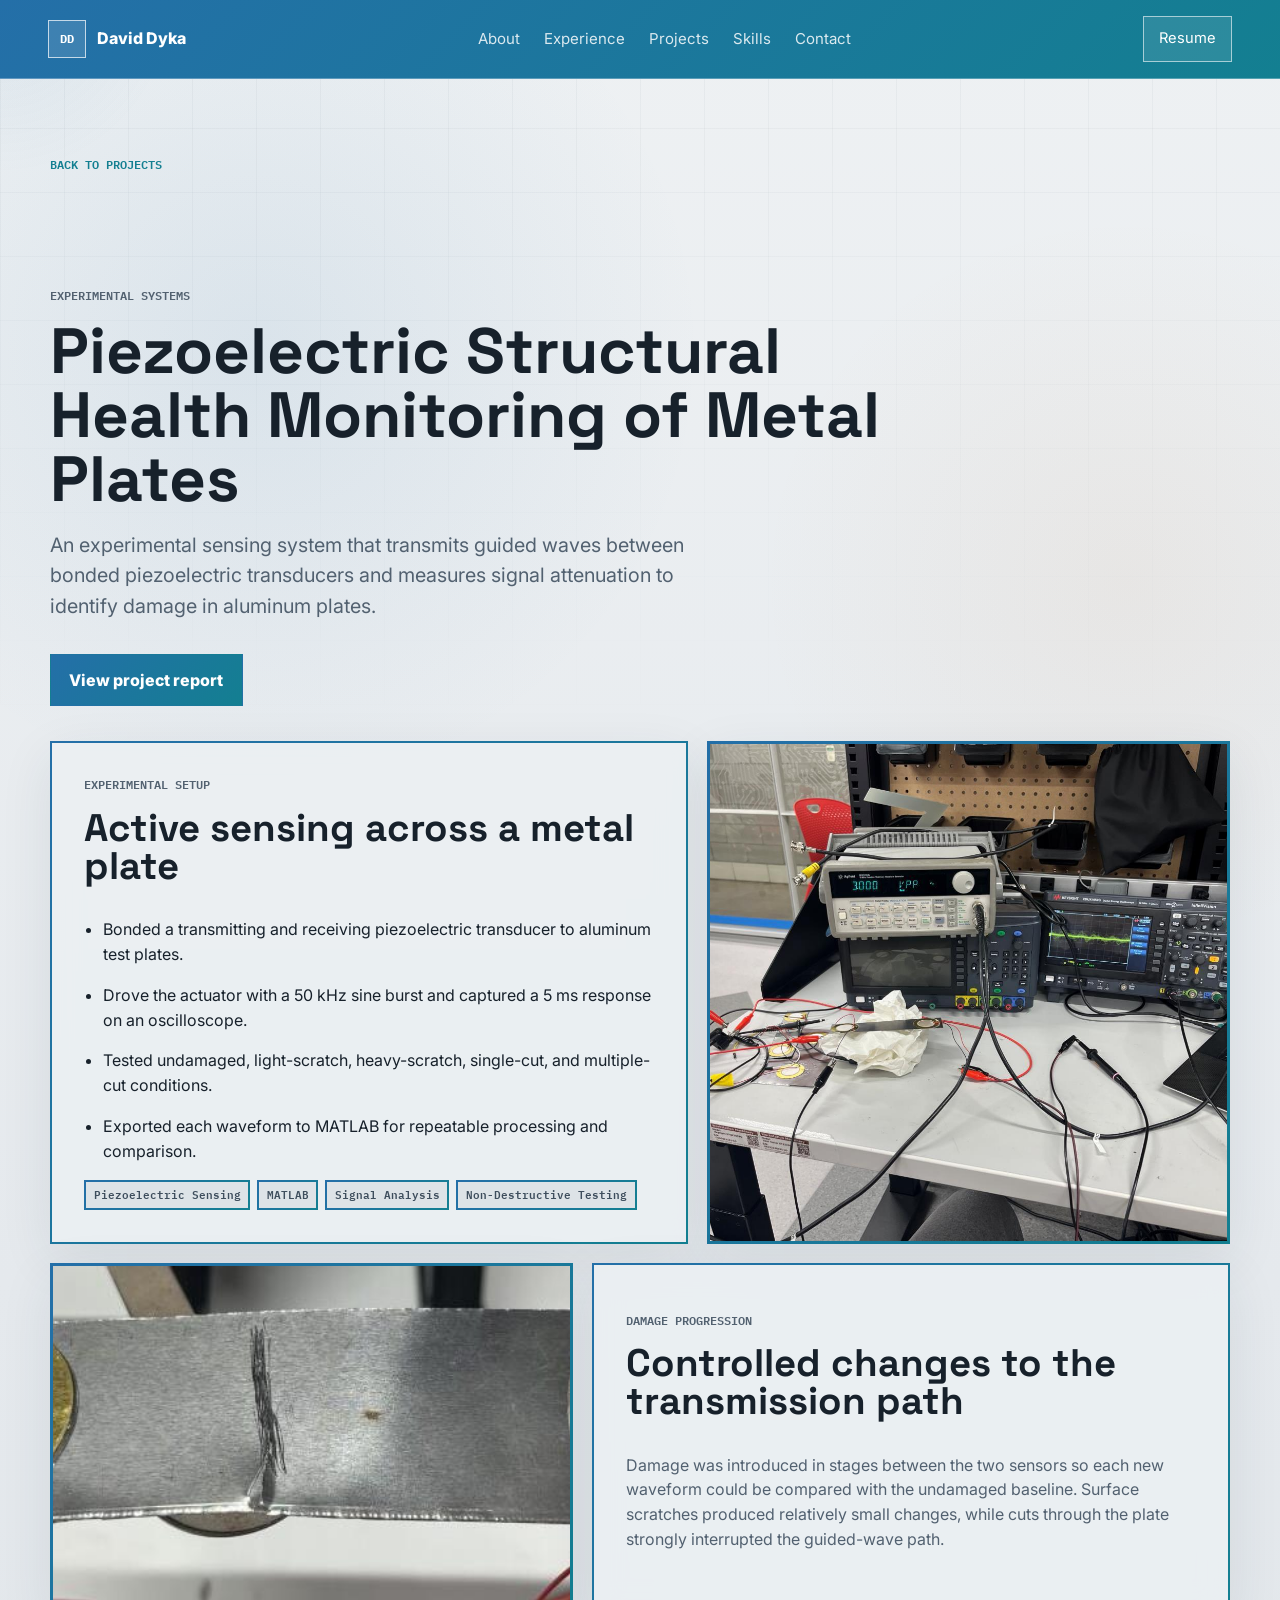
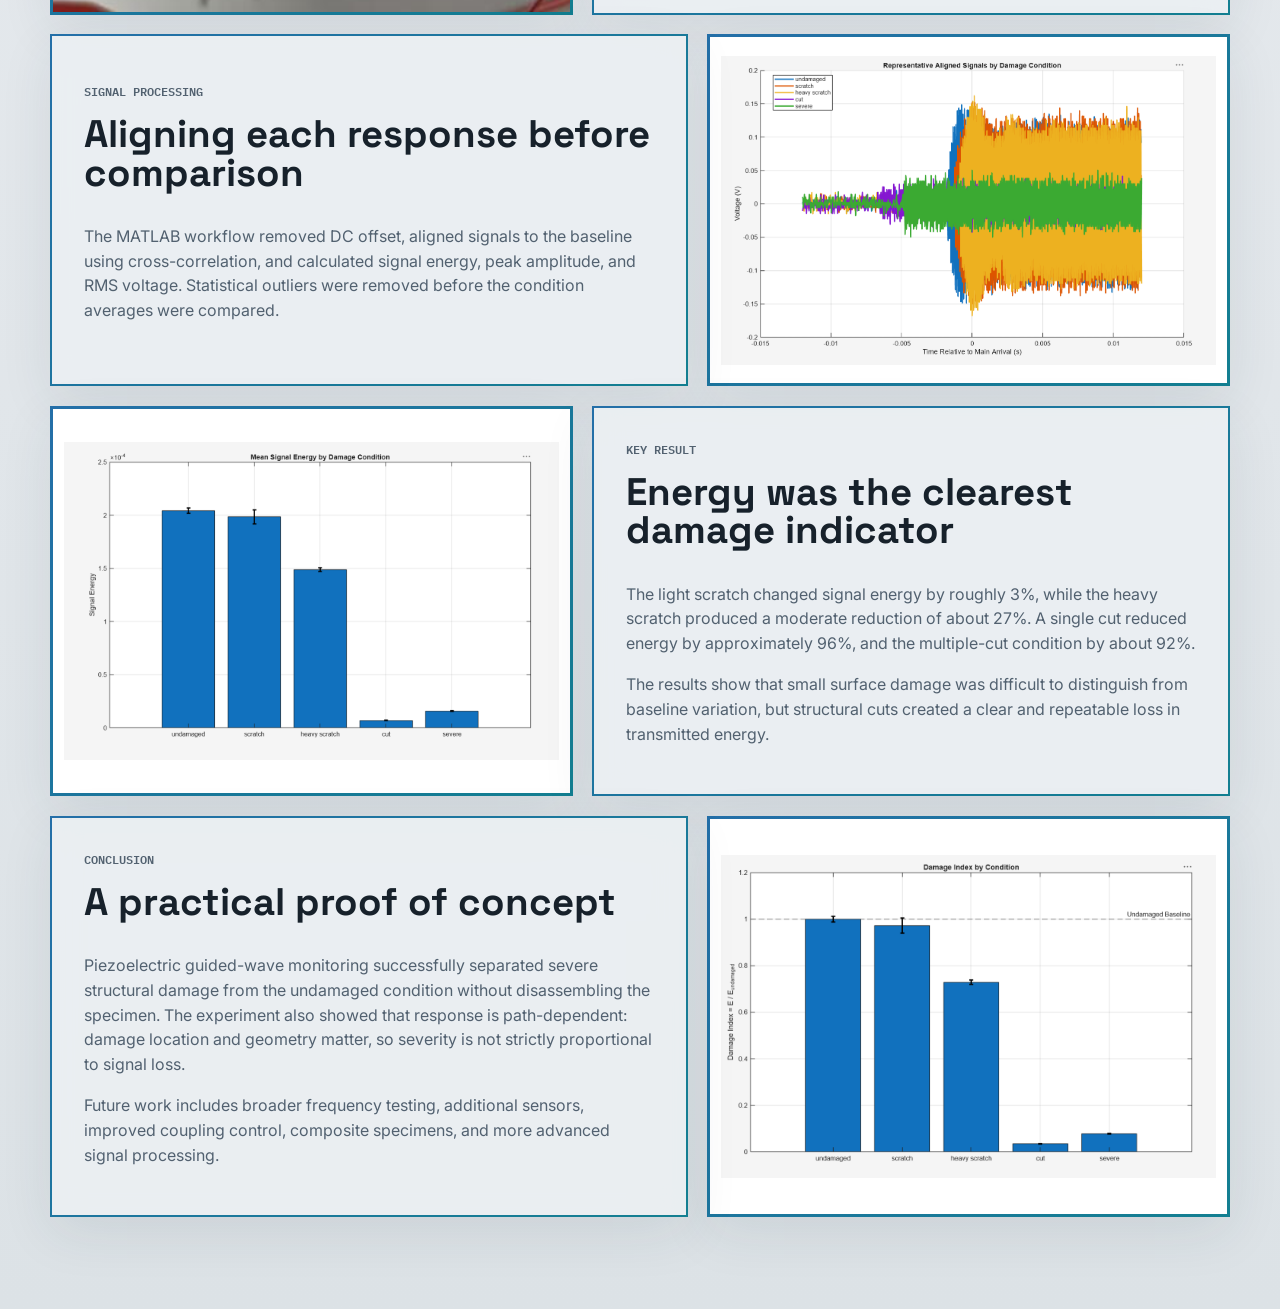
<file: projects/structural-health-monitoring.html>
<!DOCTYPE html>
<html lang="en">
  <head>
    <meta charset="UTF-8" />
    <meta name="viewport" content="width=device-width, initial-scale=1.0" />
    <title>Structural Health Monitoring | David Dyka</title>
    <link rel="preconnect" href="https://fonts.googleapis.com" />
    <link rel="preconnect" href="https://fonts.gstatic.com" crossorigin />
    <link href="https://fonts.googleapis.com/css2?family=IBM+Plex+Mono:wght@500;600&family=Inter:wght@400;500;600;700;800&family=Space+Grotesk:wght@500;600;700&display=swap" rel="stylesheet" />
    <link rel="stylesheet" href="../styles.css" />
  </head>
  <body>
    <div class="cursor-glow" aria-hidden="true"></div>
    <header class="site-header">
      <a href="../index.html#top" class="brand"><span class="brand-mark">DD</span><span>David Dyka</span></a>
      <nav class="desktop-nav" aria-label="Primary navigation">
        <a href="../about.html">About</a><a href="../index.html#experience">Experience</a><a href="../index.html#projects">Projects</a><a href="../index.html#skills">Skills</a><a href="../contact.html">Contact</a>
      </nav>
      <a class="nav-resume" href="../resume.html">Resume</a>
    </header>

    <main class="page-main section-shell">
      <a class="back-link" href="../index.html#projects">Back to projects</a>
      <section class="project-detail case-study-hero">
        <p class="section-kicker">Experimental Systems</p>
        <h1>Piezoelectric Structural Health Monitoring of Metal Plates</h1>
        <p class="hero-statement">
          An experimental sensing system that transmits guided waves between bonded
          piezoelectric transducers and measures signal attenuation to identify damage
          in aluminum plates.
        </p>
        <div class="hero-actions">
          <a class="button primary" href="../assets/projects/structural-health-monitoring/piezoelectric-structural-health-monitoring.pdf" target="_blank" rel="noopener noreferrer">View project report</a>
        </div>
      </section>

      <section class="case-study-section image-right reveal">
        <article class="detail-panel">
          <p class="section-kicker">Experimental setup</p>
          <h2>Active sensing across a metal plate</h2>
          <ul class="project-bullets">
            <li>Bonded a transmitting and receiving piezoelectric transducer to aluminum test plates.</li>
            <li>Drove the actuator with a 50 kHz sine burst and captured a 5 ms response on an oscilloscope.</li>
            <li>Tested undamaged, light-scratch, heavy-scratch, single-cut, and multiple-cut conditions.</li>
            <li>Exported each waveform to MATLAB for repeatable processing and comparison.</li>
          </ul>
          <div class="tags"><span>Piezoelectric Sensing</span><span>MATLAB</span><span>Signal Analysis</span><span>Non-Destructive Testing</span></div>
        </article>
        <img src="../assets/projects/structural-health-monitoring/experimental-setup.jpg" alt="Function generator, oscilloscope, and instrumented plate used for the structural health monitoring experiment" />
      </section>

      <section class="case-study-section image-left reveal">
        <img src="../assets/projects/structural-health-monitoring/sensor-plate.jpg" alt="Aluminum test plate with two bonded piezoelectric transducers and a machined cut between them" />
        <article class="detail-panel">
          <p class="section-kicker">Damage progression</p>
          <h2>Controlled changes to the transmission path</h2>
          <p>
            Damage was introduced in stages between the two sensors so each new waveform
            could be compared with the undamaged baseline. Surface scratches produced
            relatively small changes, while cuts through the plate strongly interrupted
            the guided-wave path.
          </p>
        </article>
      </section>

      <section class="case-study-section image-right reveal">
        <article class="detail-panel">
          <p class="section-kicker">Signal processing</p>
          <h2>Aligning each response before comparison</h2>
          <p>
            The MATLAB workflow removed DC offset, aligned signals to the baseline using
            cross-correlation, and calculated signal energy, peak amplitude, and RMS
            voltage. Statistical outliers were removed before the condition averages
            were compared.
          </p>
        </article>
        <img class="project-figure" src="../assets/projects/structural-health-monitoring/aligned-signals.png" alt="Representative aligned voltage signals for each tested damage condition" />
      </section>

      <section class="case-study-section image-left reveal">
        <img class="project-figure" src="../assets/projects/structural-health-monitoring/signal-energy.png" alt="Mean signal energy for undamaged, scratch, heavy scratch, cut, and severe damage conditions" />
        <article class="detail-panel">
          <p class="section-kicker">Key result</p>
          <h2>Energy was the clearest damage indicator</h2>
          <p>
            The light scratch changed signal energy by roughly 3%, while the heavy
            scratch produced a moderate reduction of about 27%. A single cut reduced
            energy by approximately 96%, and the multiple-cut condition by about 92%.
          </p>
          <p>
            The results show that small surface damage was difficult to distinguish from
            baseline variation, but structural cuts created a clear and repeatable loss
            in transmitted energy.
          </p>
        </article>
      </section>

      <section class="case-study-section image-right reveal">
        <article class="detail-panel">
          <p class="section-kicker">Conclusion</p>
          <h2>A practical proof of concept</h2>
          <p>
            Piezoelectric guided-wave monitoring successfully separated severe structural
            damage from the undamaged condition without disassembling the specimen. The
            experiment also showed that response is path-dependent: damage location and
            geometry matter, so severity is not strictly proportional to signal loss.
          </p>
          <p>
            Future work includes broader frequency testing, additional sensors, improved
            coupling control, composite specimens, and more advanced signal processing.
          </p>
        </article>
        <img class="project-figure" src="../assets/projects/structural-health-monitoring/damage-index.png" alt="Normalized damage index by condition based on received signal energy" />
      </section>
    </main>
    <script src="../script.js"></script>
  </body>
</html>
</file>
<file: styles.css>
:root {
  --bg: #e5e9ed;
  --bg-2: #d6dce1;
  --panel: rgba(235, 239, 242, 0.92);
  --panel-strong: #e0e5e9;
  --text: #17212b;
  --muted: #526170;
  --soft: #768391;
  --line: rgba(39, 58, 73, 0.2);
  --blue: #246fa8;
  --cyan: #137f91;
  --amber: #b86c26;
  --green: #387e59;
  --accent-gradient: linear-gradient(135deg, var(--blue), var(--cyan));
  --shadow: 0 22px 60px rgba(38, 51, 63, 0.12);
  color-scheme: light;
}

* {
  box-sizing: border-box;
}

html {
  scroll-behavior: smooth;
}

body {
  margin: 0;
  min-height: 100vh;
  background:
    radial-gradient(circle at 20% 12%, rgba(36, 111, 168, 0.09), transparent 28rem),
    radial-gradient(circle at 88% 20%, rgba(184, 108, 38, 0.06), transparent 23rem),
    linear-gradient(180deg, #eef1f3 0%, var(--bg) 44%, #dce2e6 100%);
  color: var(--text);
  font-family: Inter, system-ui, sans-serif;
  line-height: 1.55;
  overflow-x: hidden;
}

body::before {
  content: "";
  position: fixed;
  inset: 0;
  z-index: -2;
  background-image:
    linear-gradient(rgba(39, 58, 73, 0.045) 1px, transparent 1px),
    linear-gradient(90deg, rgba(39, 58, 73, 0.045) 1px, transparent 1px);
  background-size: 64px 64px;
  mask-image: linear-gradient(to bottom, black, transparent 82%);
}

a {
  color: inherit;
  text-decoration: none;
}

img {
  display: block;
  max-width: 100%;
}

button {
  font: inherit;
}

.cursor-glow {
  position: fixed;
  width: 22rem;
  height: 22rem;
  pointer-events: none;
  z-index: -1;
  border-radius: 50%;
  background: radial-gradient(circle, rgba(36, 111, 168, 0.08), transparent 70%);
  transform: translate(-50%, -50%);
}

.site-header {
  position: sticky;
  top: 0;
  z-index: 20;
  display: flex;
  align-items: center;
  justify-content: space-between;
  gap: 1rem;
  padding: 1rem clamp(1rem, 4vw, 3rem);
  border-bottom: 1px solid rgba(255, 255, 255, 0.28);
  background: var(--accent-gradient);
  color: #ffffff;
  backdrop-filter: blur(18px);
}

.brand,
.desktop-nav,
.hero-metrics,
.filter-row {
  display: flex;
  align-items: center;
}

.brand {
  gap: 0.7rem;
  font-weight: 800;
}

.brand-mark {
  display: grid;
  width: 2.35rem;
  height: 2.35rem;
  place-items: center;
  border: 1px solid rgba(255, 255, 255, 0.7);
  background: rgba(255, 255, 255, 0.12);
  color: #ffffff;
  font-family: "IBM Plex Mono", monospace;
  font-size: 0.78rem;
}

.desktop-nav {
  gap: 1.5rem;
  color: rgba(255, 255, 255, 0.84);
  font-size: 0.94rem;
}

.desktop-nav a:hover,
.nav-resume:hover {
  color: #ffffff;
}

.nav-resume {
  padding: 0.65rem 0.95rem;
  border: 1px solid rgba(255, 255, 255, 0.58);
  background: rgba(255, 255, 255, 0.1);
  color: #ffffff;
  font-size: 0.92rem;
}

.section-shell {
  width: min(1180px, calc(100% - 2rem));
  margin: 0 auto;
}

.hero {
  display: grid;
  grid-template-columns: minmax(0, 0.92fr) minmax(23rem, 1.08fr);
  gap: clamp(2rem, 5vw, 5rem);
  min-height: calc(100vh - 4.4rem);
  align-items: center;
  padding: 5rem 0 4rem;
}

.eyebrow,
.section-kicker,
.project-label,
.role-type {
  margin: 0 0 0.9rem;
  color: var(--cyan);
  font-family: "IBM Plex Mono", monospace;
  font-size: 0.76rem;
  font-weight: 600;
  letter-spacing: 0;
  text-transform: uppercase;
}

h1,
h2,
h3,
p {
  margin-top: 0;
}

h1,
h2,
h3 {
  font-family: "Space Grotesk", Inter, sans-serif;
  letter-spacing: 0;
  line-height: 1;
}

.hero h1 {
  margin-bottom: 0.5rem;
  font-size: clamp(4.1rem, 11vw, 9.6rem);
}

.hero h2 {
  margin-bottom: 1.4rem;
  color: #34495b;
  font-size: clamp(1.7rem, 4vw, 3.4rem);
}

.hero-statement {
  max-width: 43rem;
  margin-top: 1.15rem;
  color: var(--muted);
  font-size: clamp(1.04rem, 2vw, 1.24rem);
}

.hero-actions,
.contact-actions {
  display: flex;
  flex-wrap: wrap;
  gap: 0.8rem;
  margin-top: 2rem;
}

.button {
  display: inline-flex;
  align-items: center;
  justify-content: center;
  gap: 0.65rem;
  min-height: 3.15rem;
  padding: 0.8rem 1.15rem;
  border: 1px solid transparent;
  font-weight: 800;
  transition: transform 180ms ease, border-color 180ms ease, background 180ms ease;
}

.button:hover {
  transform: translateY(-2px);
}

.button svg {
  width: 1.1rem;
  fill: none;
  stroke: currentColor;
  stroke-linecap: round;
  stroke-linejoin: round;
  stroke-width: 2;
}

.primary {
  background: var(--accent-gradient);
  color: #ffffff;
}

.secondary {
  border: 2px solid transparent;
  border-image: var(--accent-gradient) 1;
  background: rgba(218, 224, 229, 0.82);
}

.hero-metrics {
  flex-wrap: wrap;
  gap: 0.55rem;
  margin-top: 2rem;
}

.hero-metrics span,
.tags span,
.build-list span {
  border: 2px solid transparent;
  border-image: var(--accent-gradient) 1;
  background: rgba(218, 224, 229, 0.82);
  color: #3e4e5d;
  font-family: "IBM Plex Mono", monospace;
  font-size: 0.78rem;
  font-weight: 600;
}

.hero-metrics span {
  padding: 0.45rem 0.7rem;
}

.hero-visual {
  position: relative;
  min-height: 35rem;
  overflow: hidden;
  border: 5px solid transparent;
  border-image: var(--accent-gradient) 1;
  background: var(--panel-strong);
  box-shadow: var(--shadow);
  transform-style: preserve-3d;
}

.hero-visual img {
  width: 100%;
  height: 100%;
  min-height: 35rem;
  object-fit: cover;
}

.telemetry-panel {
  position: absolute;
  right: 1rem;
  bottom: 1rem;
  z-index: 2;
  width: min(18rem, calc(100% - 2rem));
  padding: 1rem;
  border: 1px solid rgba(19, 127, 145, 0.24);
  background: rgba(226, 231, 235, 0.92);
  backdrop-filter: blur(14px);
}

.telemetry-panel span {
  display: block;
  margin-bottom: 0.35rem;
  color: var(--amber);
  font-family: "IBM Plex Mono", monospace;
  font-size: 0.7rem;
}

.telemetry-panel strong {
  font-family: "Space Grotesk", sans-serif;
  font-size: 1.05rem;
}

.intro,
.contact {
  display: grid;
  grid-template-columns: 0.85fr 1.15fr;
  gap: clamp(1.5rem, 5vw, 5rem);
  align-items: center;
  padding: 5rem 0;
  border-top: 1px solid var(--line);
}

.intro h2,
.section-heading h2,
.hobby-card h2,
.contact h2,
.page-hero h1,
.project-detail h1 {
  max-width: 48rem;
  margin-bottom: 0;
  font-size: clamp(2.1rem, 5vw, 4rem);
}

.intro p:last-child,
.archive .split > p,
.hobby-card p,
.contact p {
  color: var(--muted);
  font-size: 1.05rem;
}

.experience,
.projects,
.skills,
.archive,
.hobbies {
  padding: 4.5rem 0;
}

.section-heading {
  margin-bottom: 2rem;
}

.split {
  display: flex;
  align-items: end;
  justify-content: space-between;
  gap: 2rem;
}

.filter-row {
  flex-wrap: wrap;
  gap: 0.55rem;
}

.filter-button {
  min-height: 2.4rem;
  padding: 0.45rem 0.75rem;
  border: 2px solid transparent;
  border-image: var(--accent-gradient) 1;
  background: rgba(218, 224, 229, 0.84);
  color: var(--muted);
  cursor: pointer;
}

.filter-button.active,
.filter-button:hover {
  background: rgba(196, 215, 222, 0.92);
  color: var(--text);
}

.timeline {
  display: grid;
  gap: 1rem;
  position: relative;
}

.timeline::before {
  content: "";
  position: absolute;
  left: 1.15rem;
  top: 1rem;
  bottom: 1rem;
  width: 1px;
  background: linear-gradient(var(--cyan), rgba(184, 108, 38, 0.34));
}

.experience-card,
.skill-panel,
.hobby-card,
.project-card,
.image-card,
.detail-panel,
.resume-panel {
  border: 2px solid transparent;
  border-image: var(--accent-gradient) 1;
  background: var(--panel);
  box-shadow: 0 16px 50px rgba(38, 51, 63, 0.09);
  backdrop-filter: blur(14px);
}

.experience-card {
  position: relative;
  display: grid;
  grid-template-columns: 12rem minmax(0, 1fr);
  gap: 1.25rem;
  align-items: center;
  margin-left: 3.2rem;
  padding: 1.45rem;
}

.experience-card img {
  width: 100%;
  aspect-ratio: 4 / 3;
  padding: 0.8rem;
  object-fit: contain;
  border: 0;
  background: transparent;
}

.experience-card::before {
  content: "";
  position: absolute;
  left: -2.45rem;
  top: 1.35rem;
  width: 0.8rem;
  height: 0.8rem;
  border: 1px solid var(--cyan);
  background: var(--bg);
  transform: rotate(45deg);
}

.experience-card h3,
.project-card h3,
.skill-panel h3 {
  margin-bottom: 0.45rem;
  font-size: 1.45rem;
}

.org {
  margin-bottom: 0.75rem;
  color: var(--amber);
  font-weight: 800;
}

.experience-card p:last-child,
.project-card p,
.skill-panel p {
  color: var(--muted);
}

.learn-more {
  display: inline-flex;
  margin-top: 0.35rem;
  color: var(--cyan);
  font-family: "IBM Plex Mono", monospace;
  font-size: 0.78rem;
  font-weight: 600;
  text-transform: uppercase;
}

.contact-panel {
  display: grid;
  grid-template-columns: minmax(0, 1fr) minmax(18rem, 0.75fr);
  gap: 1rem;
  align-items: stretch;
}

.contact-card {
  display: flex;
  flex-direction: column;
  justify-content: space-between;
  min-height: 16rem;
}

.contact-links {
  display: grid;
  gap: 0.8rem;
  margin-top: 2rem;
}

.project-grid,
.skill-grid {
  display: grid;
  grid-template-columns: repeat(4, minmax(0, 1fr));
  gap: 1rem;
}

.project-card {
  display: flex;
  min-height: 30rem;
  overflow: hidden;
  flex-direction: column;
  transition: opacity 220ms ease, transform 220ms ease, border-color 220ms ease;
}

.project-card:focus-visible,
.image-card:focus-visible,
.button:focus-visible,
.nav-resume:focus-visible,
.desktop-nav a:focus-visible {
  outline: 2px solid var(--cyan);
  outline-offset: 4px;
}

.project-card.hide {
  display: none;
}

.project-card:hover {
  border-color: rgba(19, 127, 145, 0.4);
}

.project-photo-pair {
  display: grid;
  grid-template-columns: 1fr 1fr;
  height: 12rem;
  border-bottom: 1px solid var(--line);
  background: var(--panel-strong);
}

.project-photo-pair img {
  width: 100%;
  height: 100%;
  object-fit: cover;
}

.project-photo-pair img + img {
  border-left: 1px solid var(--line);
}

.project-cover-image {
  width: 100%;
  height: 12rem;
  object-fit: cover;
  border-bottom: 1px solid var(--line);
  background: var(--panel-strong);
}

.project-visual {
  height: 12rem;
  border-bottom: 1px solid var(--line);
  background-color: #d5dce1;
  background-image:
    linear-gradient(135deg, rgba(19, 127, 145, 0.1), transparent 45%),
    linear-gradient(rgba(39, 58, 73, 0.06) 1px, transparent 1px),
    linear-gradient(90deg, rgba(39, 58, 73, 0.06) 1px, transparent 1px);
  background-size: auto, 28px 28px, 28px 28px;
  position: relative;
}

.project-visual::before,
.project-visual::after {
  content: "";
  position: absolute;
  border: 1px solid rgba(19, 127, 145, 0.4);
}

.shm-visual {
  display: grid;
  place-items: end center;
  padding: 1.2rem;
  background-color: #d3dbe0;
  background-image:
    url("data:image/svg+xml,%3Csvg xmlns='http://www.w3.org/2000/svg' viewBox='0 0 1000 300'%3E%3Cpolyline points='0,150 90,150 120,142 145,166 170,105 195,212 220,50 245,252 270,88 295,195 320,125 345,164 370,142 400,151 1000,151' fill='none' stroke='%23137f91' stroke-width='8' stroke-linejoin='round'/%3E%3C/svg%3E"),
    linear-gradient(rgba(39, 58, 73, 0.08) 1px, transparent 1px),
    linear-gradient(90deg, rgba(39, 58, 73, 0.08) 1px, transparent 1px);
  background-position: center, center, center;
  background-repeat: no-repeat, repeat, repeat;
  background-size: 88% auto, 28px 28px, 28px 28px;
}

.shm-visual::before,
.shm-visual::after {
  display: none;
}

.shm-visual span {
  padding: 0.45rem 0.7rem;
  border: 1px solid var(--line);
  background: rgba(229, 234, 238, 0.92);
  color: var(--muted);
  font-family: "IBM Plex Mono", monospace;
  font-size: 0.72rem;
  text-transform: uppercase;
}

.launcher::before {
  width: 7.5rem;
  height: 2.1rem;
  left: 19%;
  top: 42%;
  transform: rotate(-12deg);
}

.launcher::after {
  width: 3.6rem;
  height: 3.6rem;
  right: 18%;
  top: 35%;
  border-radius: 50%;
}

.wiper::before {
  width: 8rem;
  height: 8rem;
  left: 24%;
  top: 18%;
  border-radius: 50%;
  border-color: rgba(184, 108, 38, 0.38);
}

.wiper::after {
  width: 9rem;
  height: 0.3rem;
  right: 15%;
  top: 56%;
  transform: rotate(-28deg);
}

.aerosol::before {
  width: 0.6rem;
  height: 6rem;
  left: 48%;
  top: 14%;
  background: rgba(19, 127, 145, 0.07);
}

.aerosol::after {
  width: 8rem;
  height: 2.2rem;
  left: 28%;
  bottom: 18%;
  border-color: rgba(56, 126, 89, 0.42);
}

.plant::before {
  width: 7rem;
  height: 4.5rem;
  left: 19%;
  top: 36%;
}

.plant::after {
  width: 4.2rem;
  height: 4.2rem;
  right: 18%;
  top: 31%;
  border-radius: 0.4rem;
  border-color: rgba(56, 126, 89, 0.42);
}

.project-content {
  flex: 1;
  padding: 1.2rem;
  background: rgba(229, 234, 238, 0.98);
  border-top: 1px solid var(--line);
}

.project-content .project-label {
  display: inline-flex;
  margin-bottom: 0.8rem;
  padding: 0.28rem 0.5rem;
  background: rgba(233, 238, 242, 0.9);
}

.tags {
  display: flex;
  flex-wrap: wrap;
  gap: 0.42rem;
  margin-top: 1rem;
}

.tags span {
  padding: 0.3rem 0.48rem;
  font-size: 0.68rem;
}

.spec-row {
  display: grid;
  grid-template-columns: repeat(3, 1fr);
  border-top: 1px solid var(--line);
}

.spec-row span {
  padding: 0.72rem 0.55rem;
  color: var(--soft);
  font-family: "IBM Plex Mono", monospace;
  font-size: 0.68rem;
  text-align: center;
}

.spec-row span + span {
  border-left: 1px solid var(--line);
}

.skills-heading p {
  margin-top: 0.45rem;
  color: var(--muted);
  font-size: 1.05rem;
}

.skill-tool-grid {
  display: grid;
  grid-template-columns: repeat(4, minmax(0, 1fr));
  gap: 1rem;
}

.skill-tool {
  min-height: 12rem;
  padding: 1.35rem;
  border: 2px solid transparent;
  border-image: var(--accent-gradient) 1;
  background: var(--panel);
  box-shadow: 0 14px 35px rgba(38, 51, 63, 0.08);
  transition: transform 180ms ease, box-shadow 180ms ease;
}

.skill-tool:hover {
  transform: translateY(-4px);
  box-shadow: 0 20px 42px rgba(38, 51, 63, 0.13);
}

.skill-logo {
  display: flex;
  align-items: center;
  height: 4.2rem;
  margin-bottom: 1rem;
}

.skill-logo img {
  width: 3.8rem;
  height: 3.8rem;
  object-fit: contain;
  object-position: left center;
  background: transparent;
}

.skill-logo-wide img {
  width: 6.8rem;
}

.skill-logo-brand {
  height: 4.8rem;
}

.skill-logo-brand img {
  width: 12rem;
  height: 4.8rem;
}

.skill-tool h3 {
  margin-bottom: 0.25rem;
  font-size: 1.3rem;
}

.skill-tool p {
  color: var(--muted);
  font-size: 0.9rem;
}

.capability-panel {
  margin-top: 1rem;
  padding: clamp(1.25rem, 3vw, 2rem);
  border: 2px solid transparent;
  border-image: var(--accent-gradient) 1;
  background: rgba(235, 239, 242, 0.72);
}

.capability-list {
  display: flex;
  flex-wrap: wrap;
  gap: 0.65rem;
  margin-top: 1rem;
}

.capability-list span {
  padding: 0.65rem 0.85rem;
  border: 1px solid rgba(19, 127, 145, 0.48);
  background: rgba(255, 255, 255, 0.34);
  color: var(--text);
  font-family: "IBM Plex Mono", monospace;
  font-size: 0.76rem;
  font-weight: 600;
}

.hobby-card {
  padding: clamp(1.4rem, 5vw, 3rem);
  background:
    linear-gradient(135deg, rgba(36, 111, 168, 0.08), transparent 42%),
    linear-gradient(180deg, rgba(226, 231, 235, 0.96), rgba(210, 217, 223, 0.92));
}

.image-card-grid {
  display: grid;
  grid-template-columns: repeat(3, minmax(0, 1fr));
  gap: 1rem;
}

.hobby-grid {
  margin-top: 1rem;
}

.hobby-card .split {
  align-items: center;
}

.hobby-card p {
  max-width: 48rem;
  margin-bottom: 0;
}

.hobby-slideshow {
  height: min(68vh, 40rem);
  margin-top: 1rem;
}

.hobby-slideshow .slide img {
  height: calc(100% - 3.2rem);
  padding: 1rem;
  object-fit: contain;
  background: var(--bg-2);
}

.hobby-slideshow .slide figcaption {
  min-height: 3.2rem;
  background: var(--panel-strong);
  font-weight: 600;
}

.image-card {
  overflow: hidden;
  transition: transform 180ms ease, border-color 180ms ease;
}

.image-card:hover {
  border-color: rgba(19, 127, 145, 0.4);
  transform: translateY(-3px);
}

.image-card img {
  width: 100%;
  aspect-ratio: 16 / 10;
  object-fit: cover;
  border-bottom: 1px solid var(--line);
  background: var(--panel-strong);
}

.image-card h3 {
  margin: 0;
  padding: 1rem;
  font-size: 1.12rem;
}

.page-main {
  padding: 4.5rem 0;
}

.page-hero,
.project-detail {
  padding: clamp(3rem, 8vw, 6rem) 0 3rem;
}

.page-hero p,
.project-detail p,
.detail-panel p,
.resume-panel p,
.project-detail li {
  color: var(--muted);
}

.page-hero h1,
.project-detail h1 {
  margin-bottom: 1rem;
  max-width: 58rem;
}

.page-grid {
  display: grid;
  grid-template-columns: 1fr 1fr;
  gap: 1rem;
}

.about-hero {
  display: grid;
  grid-template-columns: minmax(0, 1fr) minmax(18rem, 0.48fr);
  gap: clamp(1.5rem, 5vw, 4rem);
  align-items: center;
}

.portrait-card {
  margin: 0;
  margin-bottom: 1.6rem;
  overflow: hidden;
  border: 3px solid transparent;
  border-image: var(--accent-gradient) 1;
  background: var(--panel);
  box-shadow: var(--shadow);
}

.portrait-card img {
  width: 100%;
  aspect-ratio: 4 / 5;
  object-fit: cover;
  background: var(--panel-strong);
}

.portrait-card figcaption,
.slide figcaption {
  color: var(--muted);
  font-family: "IBM Plex Mono", monospace;
  font-size: 0.74rem;
  padding: 0.85rem 1rem;
  text-transform: uppercase;
}

.about-slideshow {
  margin-top: 4.5rem;
  padding-top: 4.5rem;
  border-top: 1px solid var(--line);
}

.slideshow-controls {
  display: flex;
  gap: 0.55rem;
}

.slideshow-controls-overlay {
  position: absolute;
  top: 50%;
  right: 1rem;
  left: 1rem;
  z-index: 4;
  display: flex;
  justify-content: space-between;
  pointer-events: none;
  transform: translateY(-50%);
}

.hobby-slideshow .slideshow-controls-overlay {
  top: calc(50% - 1.6rem);
}

.slide-button {
  display: grid;
  width: 2.7rem;
  height: 2.7rem;
  place-items: center;
  border: 2px solid transparent;
  border-image: var(--accent-gradient) 1;
  background: rgba(218, 224, 229, 0.86);
  color: var(--text);
  cursor: pointer;
  font-size: 1.6rem;
  line-height: 1;
  pointer-events: auto;
}

.slide-button:hover {
  background: rgba(196, 215, 222, 0.92);
}

.slideshow {
  position: relative;
  height: min(68vh, 42rem);
  min-height: 28rem;
  overflow: hidden;
  border: 3px solid transparent;
  border-image: var(--accent-gradient) 1;
  background: var(--panel);
  box-shadow: var(--shadow);
}

.slide {
  position: absolute;
  inset: 0;
  display: block;
  margin: 0;
  opacity: 0;
  pointer-events: none;
  transform: translateX(1.2rem);
  transition: opacity 380ms ease, transform 380ms ease;
}

.slide.active {
  opacity: 1;
  pointer-events: auto;
  transform: translateX(0);
}

.slide img {
  width: 100%;
  height: 100%;
  object-fit: contain;
  background: var(--bg);
}

.slide-dots {
  display: flex;
  justify-content: center;
  gap: 0.5rem;
  margin-top: 1rem;
}

.slide-dots button {
  width: 0.7rem;
  height: 0.7rem;
  padding: 0;
  border: 1px solid rgba(19, 127, 145, 0.38);
  border-radius: 999px;
  background: transparent;
  cursor: pointer;
}

.slide-dots button.active {
  background: var(--cyan);
}

.detail-panel,
.resume-panel {
  padding: clamp(1.3rem, 4vw, 2rem);
}

.detail-panel h2,
.resume-panel h2 {
  font-size: clamp(1.6rem, 3vw, 2.4rem);
}

.project-detail-layout {
  display: grid;
  grid-template-columns: minmax(0, 0.8fr) minmax(0, 1.2fr);
  gap: 1.2rem;
  align-items: start;
}

.project-detail-visual {
  min-height: 26rem;
  border: 3px solid transparent;
  border-image: var(--accent-gradient) 1;
}

.project-detail-gallery {
  display: grid;
  gap: 1rem;
}

.project-detail-gallery img {
  width: 100%;
  min-height: 12.5rem;
  object-fit: cover;
  border: 3px solid transparent;
  border-image: var(--accent-gradient) 1;
  background: var(--panel-strong);
}

.project-detail-image {
  width: 100%;
  min-height: 26rem;
  object-fit: cover;
  border: 3px solid transparent;
  border-image: var(--accent-gradient) 1;
  background: var(--panel-strong);
}

.project-bullets {
  margin: 0;
  padding-left: 1.2rem;
}

.project-bullets li + li {
  margin-top: 1rem;
}

.project-note-grid {
  margin-top: 1.2rem;
}

code {
  padding: 0.12rem 0.3rem;
  border: 1px solid var(--line);
  background: var(--bg-2);
  font-family: "IBM Plex Mono", monospace;
  font-size: 0.88em;
}

.case-study-hero {
  padding-bottom: 1rem;
}

.case-study-section {
  display: grid;
  grid-template-columns: minmax(0, 1fr) minmax(19rem, 0.82fr);
  gap: 1.2rem;
  align-items: stretch;
  margin: 1.2rem 0;
}

.case-study-section.image-left {
  grid-template-columns: minmax(19rem, 0.82fr) minmax(0, 1fr);
}

.case-study-section > img {
  width: 100%;
  height: 100%;
  min-height: 22rem;
  object-fit: cover;
  border: 3px solid transparent;
  border-image: var(--accent-gradient) 1;
  background: var(--panel-strong);
  box-shadow: 0 16px 50px rgba(38, 51, 63, 0.09);
}

.case-study-section > img.project-figure {
  object-fit: contain;
  padding: 0.7rem;
  background: #ffffff;
}

.case-study-section .detail-panel {
  display: flex;
  flex-direction: column;
  justify-content: center;
}

.back-link {
  display: inline-flex;
  margin-bottom: 1rem;
  color: var(--cyan);
  font-family: "IBM Plex Mono", monospace;
  font-size: 0.78rem;
  font-weight: 600;
  text-transform: uppercase;
}

.resume-frame {
  width: 100%;
  min-height: 70vh;
  border: 3px solid transparent;
  border-image: var(--accent-gradient) 1;
  background: var(--panel-strong);
}

.edit-note {
  border-left: 3px solid var(--amber);
}

.contact {
  align-items: center;
}

footer {
  display: flex;
  justify-content: space-between;
  gap: 1rem;
  padding: 2rem clamp(1rem, 4vw, 3rem);
  border-top: 1px solid var(--line);
  color: var(--muted);
}

.reveal {
  opacity: 0;
  transform: translateY(18px);
  transition: opacity 520ms ease, transform 520ms ease;
}

.reveal.visible {
  opacity: 1;
  transform: translateY(0);
}

@media (max-width: 1000px) {
  .hero,
  .intro,
  .contact {
    grid-template-columns: 1fr;
  }

  .hero {
    min-height: auto;
    padding-top: 3.2rem;
  }

  .hero-visual,
  .hero-visual img {
    min-height: 27rem;
  }

  .project-grid {
    grid-template-columns: repeat(2, minmax(0, 1fr));
  }

  .skill-tool-grid {
    grid-template-columns: repeat(2, minmax(0, 1fr));
  }

  .image-card-grid,
  .page-grid,
  .about-hero,
  .project-detail-layout,
  .contact-panel,
  .case-study-section,
  .case-study-section.image-left {
    grid-template-columns: 1fr 1fr;
  }
}

@media (max-width: 720px) {
  .site-header {
    align-items: center;
  }

  .desktop-nav {
    display: none;
  }

  .brand span:last-child {
    display: none;
  }

  .hero {
    gap: 2rem;
    padding: 2.5rem 0 3rem;
  }

  .hero h1 {
    font-size: clamp(3.4rem, 18vw, 5.4rem);
  }

  .hero h2 {
    font-size: 1.55rem;
  }

  .button {
    width: 100%;
  }

  .hero-actions,
  .contact-actions {
    width: 100%;
  }

  .hero-visual,
  .hero-visual img {
    min-height: 22rem;
  }

  .split {
    display: block;
  }

  .filter-row {
    margin-top: 1.1rem;
  }

  .project-grid,
  .image-card-grid,
  .page-grid,
  .about-hero,
  .project-detail-layout,
  .contact-panel,
  .case-study-section,
  .case-study-section.image-left {
    grid-template-columns: 1fr;
  }

  .skill-tool-grid {
    grid-template-columns: repeat(2, minmax(0, 1fr));
  }

  .skill-tool {
    min-height: 11rem;
  }

  .capability-list span {
    flex: 1 1 11rem;
    text-align: center;
  }

  .project-card {
    min-height: auto;
  }

  .timeline::before {
    left: 0.4rem;
  }

  .experience-card {
    grid-template-columns: 1fr;
    margin-left: 1.8rem;
  }

  .experience-card::before {
    left: -1.8rem;
  }

  footer {
    flex-direction: column;
  }
}

@media (max-width: 520px) {
  .skill-tool-grid {
    grid-template-columns: 1fr;
  }

  .skill-tool {
    display: grid;
    grid-template-columns: 4.5rem minmax(0, 1fr);
    grid-template-rows: auto auto;
    column-gap: 1rem;
    min-height: auto;
  }

  .skill-logo {
    grid-row: 1 / 3;
    height: 4rem;
    margin-bottom: 0;
  }

  .skill-logo img,
  .skill-logo-wide img {
    max-width: 4rem;
  }

  .skill-tool-brand {
    display: block;
  }

  .skill-tool-brand .skill-logo {
    width: 100%;
    margin-bottom: 0.75rem;
  }

  .skill-tool-brand .skill-logo img {
    width: 11rem;
    max-width: 100%;
  }

  .capability-list span {
    flex-basis: 100%;
  }
}
</file>
